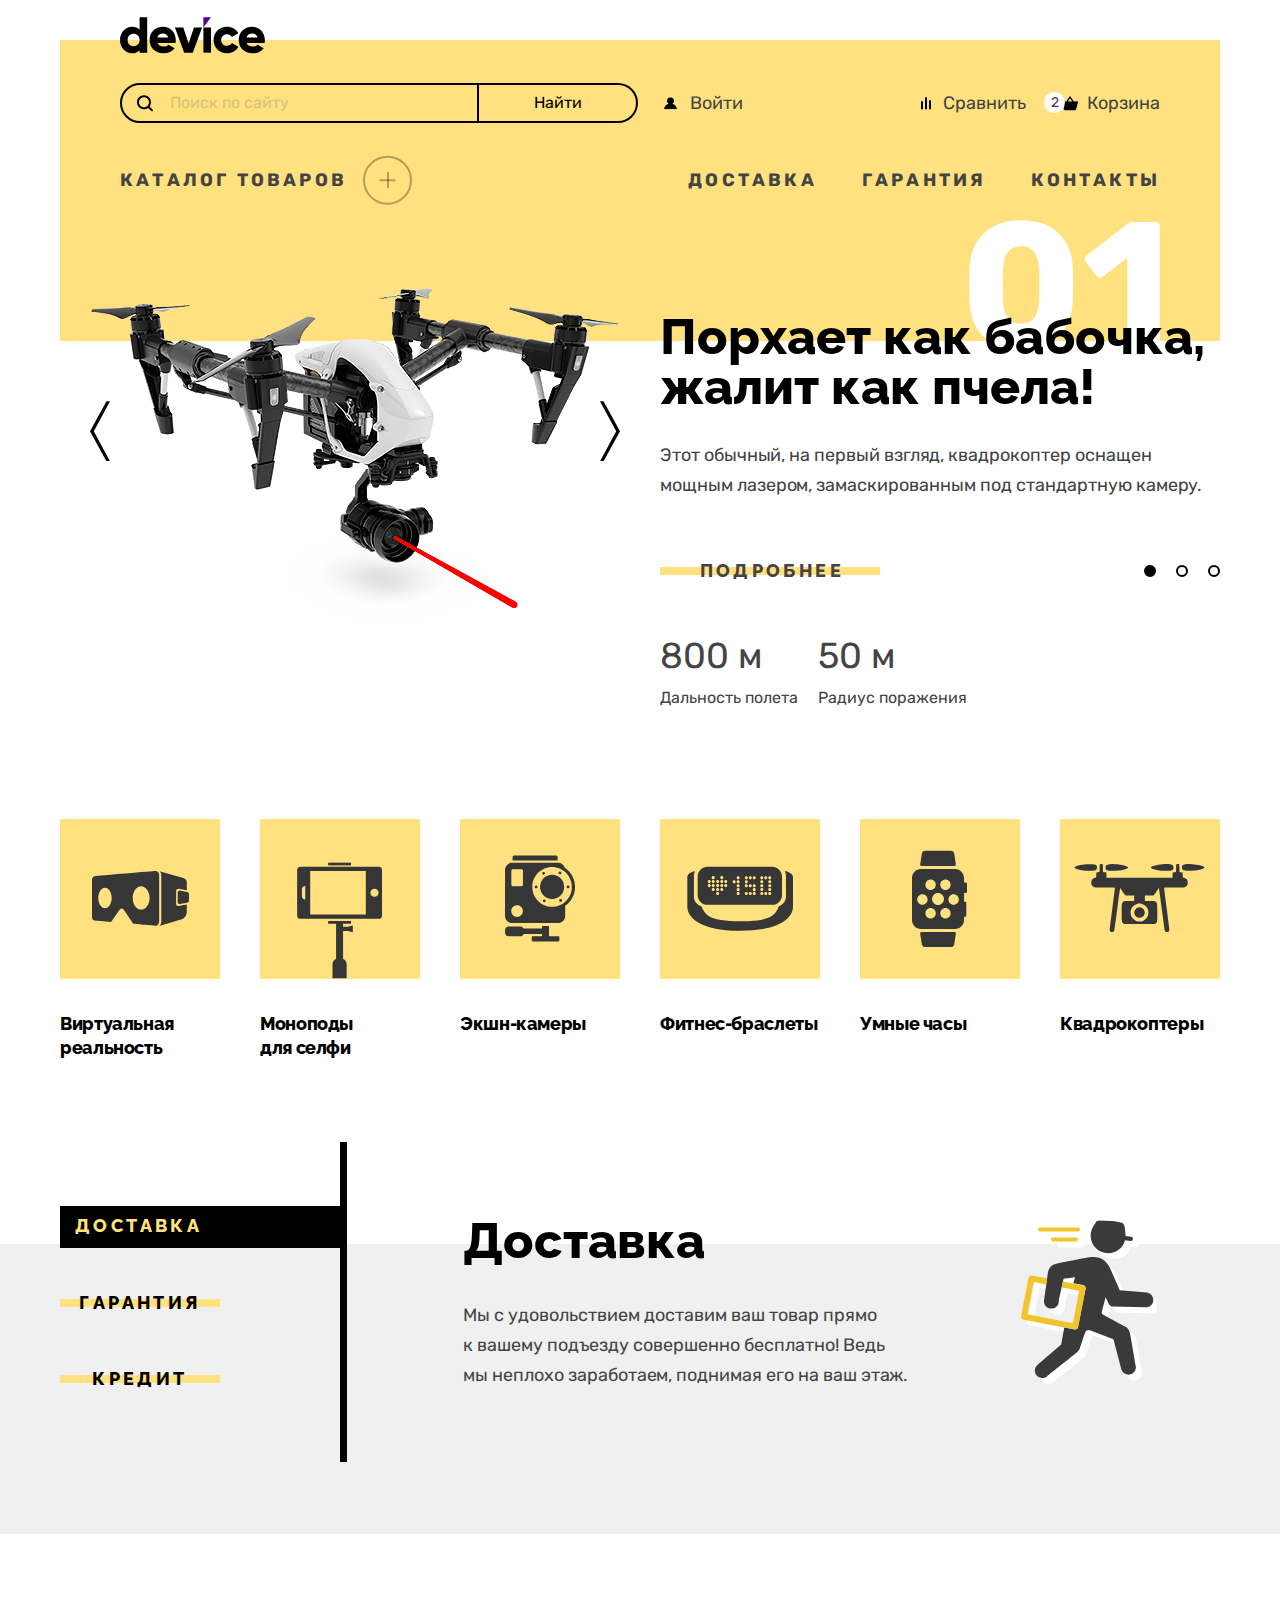
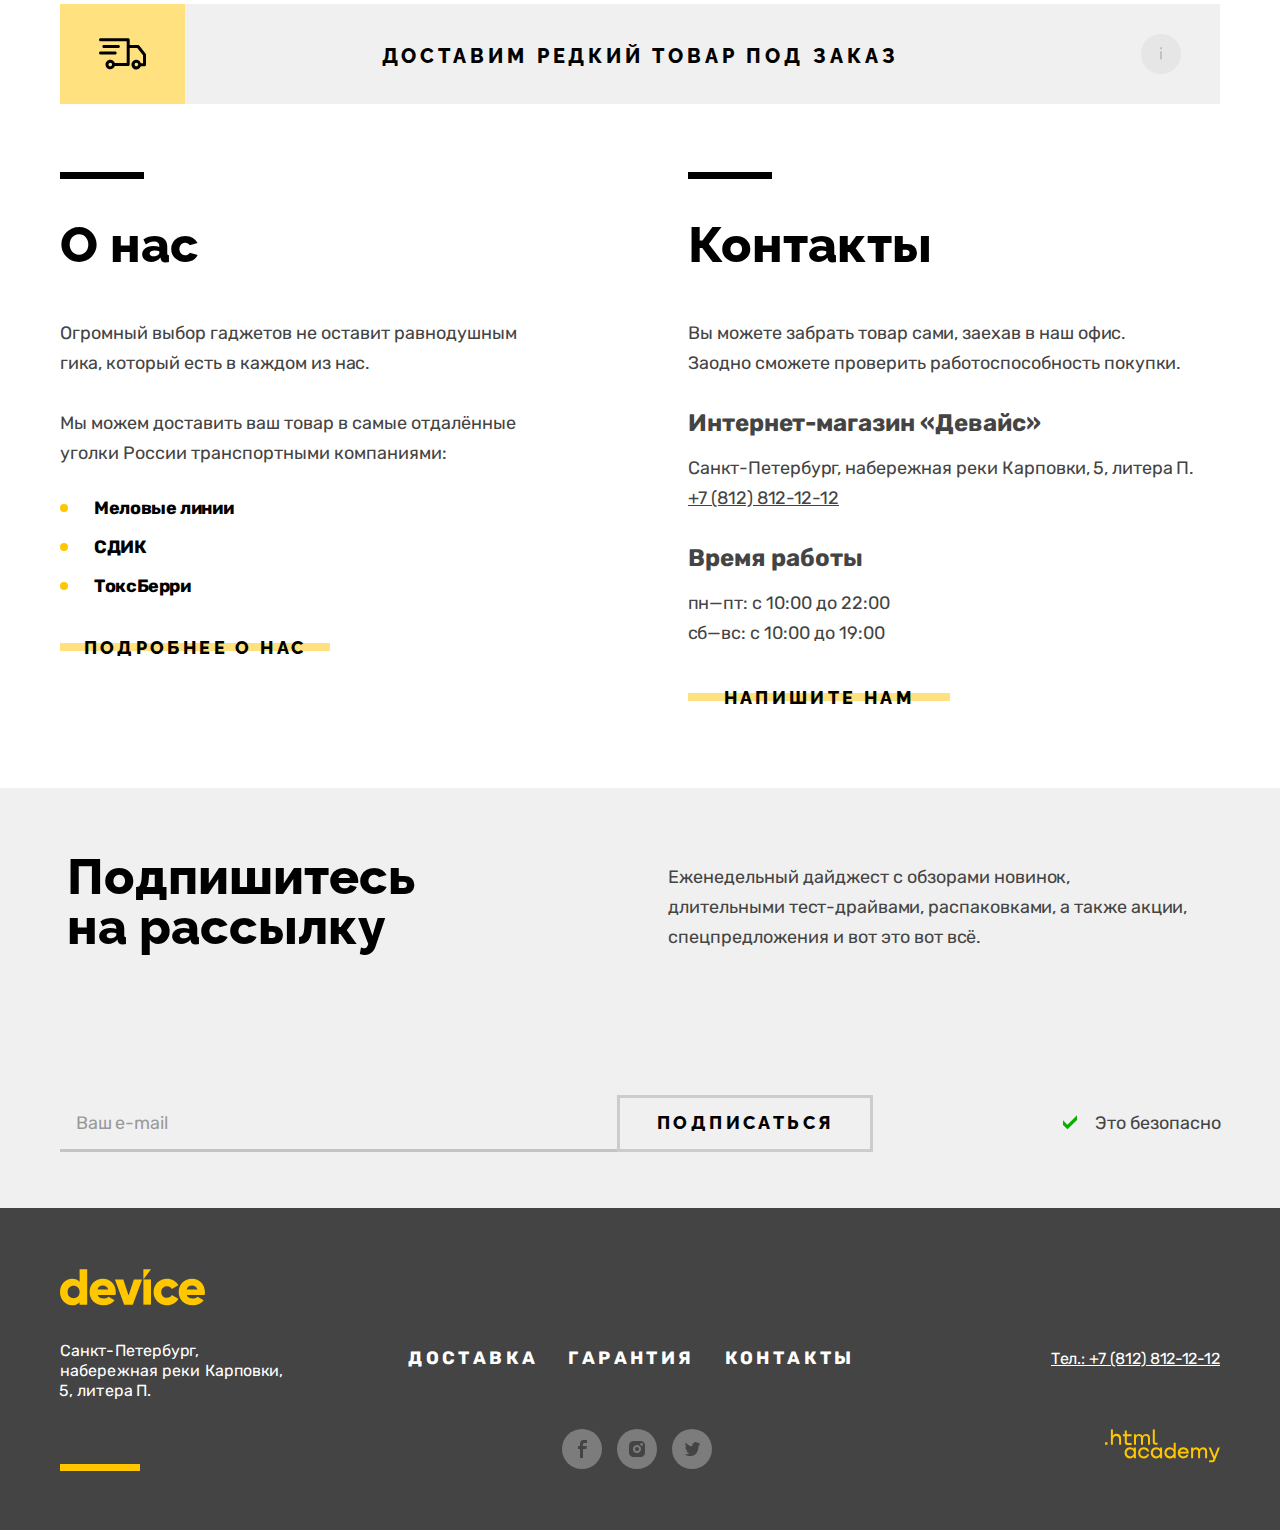
<file: index.html>
<!DOCTYPE html>
<html lang="ru">
<head>
  <meta charset="UTF-8">
  <meta http-equiv="X-UA-Compatible" content="IE=edge">
  <meta name="viewport" content="width=device-width, initial-scale=1.0">
  <link rel="shortcut icon" type="image/x-icon" href="favicon.ico" sizes="32x32">
  <link rel="icon" type="image/png" sizes="32x32" href="img/favicon-32.png">
  <link rel="stylesheet" href="styles/style.css">
  <title>Магазин Device</title>
</head>
<body>
  <!-- ***Header*** -->
  <header class="header container">
    <div class="header__wrapper">
      <a class="header__logo">
        <svg width="145" height="37" viewBox="0 0 145 37" fill="none" xmlns="http://www.w3.org/2000/svg">
          <path d="M27.2 0.356934V35.6569H19.6V33.2569C17.9 35.1569 15.5 36.3569 12.1 36.3569C5.5 36.3569 0 30.5569 0 23.0569C0 15.5569 5.5 9.75693 12.1 9.75693C15.5 9.75693 18 10.9569 19.6 12.8569V0.356934H27.2ZM19.6 23.0569C19.6 19.2569 17.1 16.8569 13.6 16.8569C10.1 16.8569 7.6 19.2569 7.6 23.0569C7.6 26.8569 10.1 29.2569 13.6 29.2569C17.1 29.1569 19.6 26.8569 19.6 23.0569Z" fill="black"/>
          <path d="M43.7001 29.5568C45.8001 29.5568 47.5001 28.7568 48.5001 27.6568L54.6001 31.1568C52.1001 34.5568 48.4001 36.3568 43.6001 36.3568C35.0001 36.3568 29.6001 30.5568 29.6001 23.0568C29.6001 15.5568 35.0001 9.75684 43.0001 9.75684C50.4001 9.75684 55.8001 15.4568 55.8001 23.0568C55.8001 24.1568 55.7001 25.1568 55.5001 26.0568H37.6001C38.6001 28.6568 40.9001 29.5568 43.7001 29.5568ZM48.3001 20.4568C47.5001 17.5568 45.2001 16.4568 42.9001 16.4568C40.0001 16.4568 38.1001 17.8568 37.4001 20.4568H48.3001Z" fill="black"/>
          <path d="M82.0999 10.457L72.7999 35.657H64.1999L54.8999 10.457H63.2999L68.5999 26.457L73.8999 10.457C73.8999 10.457 82.0999 10.457 82.0999 10.457Z" fill="black"/>
          <path d="M83.3999 10.457H90.9999V35.657H83.3999V10.457Z" fill="black"/>
          <path d="M93.6001 23.0568C93.6001 15.5568 99.3001 9.75684 107 9.75684C111.9 9.75684 116.2 12.3568 118.4 16.2568L111.8 20.0568C110.9 18.2568 109.1 17.2568 106.9 17.2568C103.6 17.2568 101.2 19.6568 101.2 23.0568C101.2 26.5568 103.6 28.8568 106.9 28.8568C109.1 28.8568 111 27.7568 111.8 26.0568L118.4 29.8568C116.3 33.7568 112 36.3568 107 36.3568C99.3001 36.3568 93.6001 30.5568 93.6001 23.0568Z" fill="black"/>
          <path d="M132.8 29.5568C134.9 29.5568 136.6 28.7568 137.6 27.6568L143.7 31.1568C141.2 34.5568 137.5 36.3568 132.7 36.3568C124.1 36.3568 118.7 30.5568 118.7 23.0568C118.7 15.5568 124.2 9.75684 132.1 9.75684C139.5 9.75684 144.9 15.4568 144.9 23.0568C144.9 24.1568 144.8 25.1568 144.6 26.0568H126.7C127.7 28.6568 130 29.5568 132.8 29.5568ZM137.5 20.4568C136.7 17.5568 134.4 16.4568 132.1 16.4568C129.2 16.4568 127.3 17.8568 126.6 20.4568H137.5Z" fill="black"/>
          <path d="M83.3999 0.356934V10.4569L90.9999 0.356934H83.3999Z" fill="#510094"/>
          </svg>
      </a>
      <form class="header__form" action="https://echo.htmlacademy.ru/" method="post">
        <label class="header__form-wrapper">
          <input class="header__search" type="search" name="search" placeholder="Поиск по сайту">
        </label>
        <button class="header__btn" type="submit">Найти</button>
      </form>
      <ul class="header__control">
        <li class="header__control-item">
          <a class="header__control-btn control-login" href="#">Войти</a>
        </li>
        <li class="header__control-item">
          <a class="header__control-btn control-compare" href="#">Сравнить</a>
        </li>
        <li class="header__control-item header__control-item--cart">
          <a class="header__control-btn control-cart" href="#">
            <span class="header__control-counter">2</span>
            Корзина
          </a>
          <div class="popover">
            <h2 class="visually-hidden">Корзина с&nbsp;выбранными товарами</h2>
            <div class="popover__wrapper">
              <ul class="popover__list">
                <li class="popover__item">
                  <a class="popover__link" href="#">
                    <img class="popover__img" src="img/products/product-1.jpg" alt="любительская селфи-палка." width="39" height="43">
                    <h3 class="popover__title">Любительская селфи-палка</h3>
                  </a>
                  <button class="btn btn-delete" type="button">
                    <span class="visually-hidden">Удаление товара из&nbsp;корзины.</span>
                  </button>
                </li>
                <li class="popover__item">
                  <a class="popover__link" href="#">
                    <img class="popover__img" src="img/products/product-2.jpg" alt="профессиональная селфи-палка." width="39" height="43">
                    <h3 class="popover__title">Профессиональная селфи-палка</h3>
                  </a>
                  <button class="btn btn-delete" type="button">
                    <span class="visually-hidden">Удаление товара из&nbsp;корзины.</span>
                  </button>
                </li>
              </ul>
              <dl class="popover__total">
                <div class="popover__value">
                  <dt class="popover__value-info">2</dt>
                  <dd class="popover__value-descrition">Товаров:&nbsp;</dd>
                </div>
                <div class="popover__value">
                  <dt class="popover__value-info">2000&nbsp;₽</dt>
                  <dd class="popover__value-descrition">Сумма:&nbsp;</dd>
                </div>
              </dl>
              <button class="btn popover__btn" type="button">Открыть корзину</button>
            </div>
          </div>
        </li>
      </ul>
      <nav class="nav">
        <ul class="nav__list">
          <li class="nav__item nav__item--catalog">
            <a class="nav__link nav__link--catalog" href="#">Каталог товаров</a>
            <ul class="nav__catalog">
              <li class="nav__catalog-item">
                <a class="nav__catalog-link" href="#">Виртуальная реальность</a>
              </li>
              <li class="nav__catalog-item">
                <a class="nav__catalog-link" href="catalog.html">Моноподы для&nbsp;селфи</a>
              </li>
              <li class="nav__catalog-item">
                <a class="nav__catalog-link" href="#">Экшн-камеры</a>
              </li>
              <li class="nav__catalog-item">
                <a class="nav__catalog-link" href="#">Фитнес-браслеты</a>
              </li>
              <li class="nav__catalog-item">
                <a class="nav__catalog-link" href="#">Умные часы</a>
              </li>
              <li class="nav__catalog-item">
                <a class="nav__catalog-link" href="#">Квадрокоптеры</a>
              </li>
            </ul>
          </li>
          <li class="nav__item">
            <a class="nav__link" href="#delivery">Доставка</a>
          </li>
          <li class="nav__item">
            <a class="nav__link" href="#guarantee">Гарантия</a>
          </li>
          <li class="nav__item">
            <a class="nav__link" href="#contacts">Контакты</a>
          </li>
        </ul>
      </nav>
    </div>
  </header>
  <!-- ***/Header*** -->
  <main class="main">
    <h1 class="visually-hidden">Магазин техники Девайс</h1>
    <!-- ***Slider*** -->
    <section class="slider container">
      <h2 class="visually-hidden">Популярные товары</h2>
      <ol class="slider__list">
        <li class="slider__item slide-1">
          <div class="slider__item-inner">
            <button class="slider__item-inner-left btn" type="button">
              <span class="visually-hidden">предыдущий слайд</span>
            </button>
            <img class="slider__img" src="img/sliders/slider-1.png" alt="квадрокоптер" width="560" height="560">
            <button class="slider__item-inner-right btn" type="button">
              <span class="visually-hidden">следующий слайд</span>
            </button>
          </div>
          <h3 class="slider__item-title title">Порхает как бабочка, жалит как пчела!</h3>
          <p class="slider__item-text">Этот обычный, на&nbsp;первый взгляд, квадрокоптер оснащен мощным лазером, замаскированным под стандартную камеру.</p>
          <a class="slider__item-btn btn btn-primary" href="#">Подробнее</a>
          <ol class="pagination">
            <li class="pagination__item">
              <a class="pagination__link pagination__link--active" href="#">
                <span class="visually-hidden">выбран квадрокоптер</span>
              </a>
            </li>
            <li class="pagination__item">
              <a class="pagination__link" href="#">
                <span class="visually-hidden">выбран умные-часы</span>
              </a>
            </li>
            <li class="pagination__item">
              <a class="pagination__link" href="#">
                <span class="visually-hidden">выбран монопод</span>
              </a>
            </li>
          </ol>
          <dl class="slider__item-list">
            <div class="slider__item-item">
              <dt class="slider__item-term">Дальность полета</dt>
              <dd class="slider__item-description">800&nbsp;м</dd>
            </div>
            <div class="slider__item-item">
              <dt class="slider__item-term">Радиус поражения</dt>
              <dd class="slider__item-description">50&nbsp;м</dd>
            </div>
          </dl>
        </li>
        <li class="slider__item slide-2">
          <div class="slider__item-inner">
            <img class="slider__img" src="img/sliders/slider-2.png" alt="умные часы" width="560" height="560">
          </div>
          <h3 class="slider__innder-title title">Худеем правильно!</h3>
          <p class="slider__item-text">Мотивирующие фитнес-браслеты помогут найти в&nbsp;себе силы не&nbsp;пропускать занятия и&nbsp;соблюдать диету.</p>
          <a class="slider__item-btn" href="#">Подробнее</a>
          <ol class="pagination">
            <li class="pagination__item">
              <a class="pagination__link pagination__link--active" href="#">
                <span class="visually-hidden">выбран квадрокоптер</span>
              </a>
            </li>
            <li class="pagination__item">
              <a class="pagination__link" href="#">
                <span class="visually-hidden">выбран умные-часы</span>
              </a>
            </li>
            <li class="pagination__item">
              <a class="pagination__link" href="#">
                <span class="visually-hidden">выбран монопод</span>
              </a>
            </li>
          </ol>
          <dl class="slider__item-list">
            <div class="slider__item-item">
              <dt class="slider__item-term">Без&nbsp;подзарядки</dt>
              <dd class="slider__item-description">48&nbsp;часов</dd>
            </div>
          </dl>
        </li>
        <li class="slider__item slide-3">
          <div class="slider__inner">
            <img class="slider__img" src="img/sliders/slider-3.png" alt="селфи-палка" width="560" height="560">
          </div>
          <h3 class="slider__innder-title title">Делай селфи, как Бен Стиллер!</h3>
          <p class="slider__item-text">Самая длинная палка для селфи доступна в&nbsp;нашем магазине. Восемь (Восемь, Карл!) метров длиной и&nbsp;весом всего 5&nbsp;кг.</p>
          <a class="slider__item-btn" href="#">Подробнее</a>
          <ol class="pagination">
            <li class="pagination__item">
              <a class="pagination__link pagination__link--active" href="#">
                <span class="visually-hidden">выбран квадрокоптер</span>
              </a>
            </li>
            <li class="pagination__item">
              <a class="pagination__link" href="#">
                <span class="visually-hidden">выбран умные-часы</span>
              </a>
            </li>
            <li class="pagination__item">
              <a class="pagination__link" href="#">
                <span class="visually-hidden">выбран монопод</span>
              </a>
            </li>
          </ol>
          <dl class="slider__item-list">
            <dt class="slider__item-term">Длина полки</dt>
            <dd class="slider__item-description">8,5&nbsp;м</dd>
            <dt class="slider__item-term">Вес палки</dt>
            <dd class="slider__item-description">5&nbsp;кг</dd>
            <dt class="slider__item-term">Материал</dt>
            <dd class="slider__item-description">Карбон</dd>
          </dl>
        </li>
      </ol>
    </section>
    <!-- ***/Slider*** -->
    <!-- ***Category*** -->
    <section class="category container">
      <h2 class="visually-hidden">Категории товаров</h2>
      <ul class="category__list">
        <li class="category__list-item">
          <a class="category__list-link" href="#">
            <div class="category__list-wrapper">
              <img class="category__list-img" src="img/catalog/item-1.svg" alt="очки виртуальной реальности" width="97" height="55">
            </div>
            <span class="category__list-name">Виртуальная реальность</span>
          </a>
        </li>
        <li class="category__list-item">
          <a class="category__list-link" href="#">
            <div class="category__list-wrapper">
              <img class="category__list-img category__list-img--monopod" src="img/catalog/item-2.svg" alt="монопод" width="86" height="117">
            </div>
            <span class="category__list-name">Моноподы для&nbsp;селфи</span>
          </a>
        </li>
        <li class="category__list-item">
          <a class="category__list-link" href="#">
            <div class="category__list-wrapper">
              <img class="category__list-img" src="img/catalog/item-3.svg" alt="экшн-камера" width="71" height="87">
            </div>
            <span class="category__list-name">Экшн-камеры</span>
          </a>
        </li>
        <li class="category__list-item">
          <a class="category__list-link" href="#">
            <div class="category__list-wrapper">
              <img class="category__list-img" src="img/catalog/item-4.svg" alt="фитнес-браслет" width="107" height="65">
            </div>
            <span class="category__list-name">Фитнес-браслеты</span>
          </a>
        </li>
        <li class="category__list-item">
          <a class="category__list-link" href="#">
            <div class="category__list-wrapper">
              <img class="category__list-img" src="img/catalog/item-5.svg" alt="умные часы" width="56" height="98">
            </div>
            <span class="category__list-name">Умные часы</span>
          </a>
        </li>
        <li class="category__list-item">
          <a class="category__list-link" href="#">
            <div class="category__list-wrapper">
              <img class="category__list-img" src="img/catalog/item-6.svg" alt="квадрокоптер" width="132" height="69">
            </div>
            <span class="category__list-name">Квадрокоптеры</span>
          </a>
        </li>
      </ul>
    </section>
    <!-- ***/Category*** -->
    <!-- ***Service*** -->
    <section class="service">
      <h2 class="visually-hidden">Услуги</h2>
      <div class="container container--service">
        <ul class="service__list">
          <li class="service__list-item">
            <a class="service__list-tab service__list-tab--active btn btn-active" href="#service-delivery">Доставка</a>
          </li>
          <li class="service__list-item">
            <a class="service__list-tab btn btn-primary" href="#service-guarantee">Гарантия</a>
          </li>
          <li class="service__list-item">
            <a class="service__list-tab btn btn-primary" href="#service-credit">Кредит</a>
          </li>
        </ul>
        <div class="service__wrapper">
          <ul class="service__content">
            <li class="service__content-item  service__content-item--active service__content-item--delivery">
              <h3 class="service__content-title title">Доставка</h3>
              <p class="service__content-description">Мы&nbsp;с&nbsp;удовольствием доставим ваш товар прямо к&nbsp;вашему подъезду совершенно бесплатно! Ведь мы&nbsp;неплохо заработаем, поднимая его на&nbsp;ваш этаж.</p>
            </li>
            <li class="service__content-item service__content-item--credit">
              <h3 class="service__content-title title">Кредит</h3>
              <p class="service__content-description">Залезть в&nbsp;долговую яму стало проще! Кредитные консультанты подберут для вас наиболее выгодные условия кредита. Выгодные для&nbsp;банка, разумеется.</p>
            </li>
            <li class="service__content-item service__content-item--guarantee">
              <h3 class="service__content-title title">Гарантия</h3>
              <p class="service__content-description">Если из-за возгорания купленного у&nbsp;нас товара у&nbsp;вас сгорит дом&nbsp;&mdash; не&nbsp;переживайте, мы&nbsp;выдадим вам новый. Товар, не&nbsp;дом, конечно&nbsp;же.</p>
            </li>
          </ul>
        </div>
      </div>
    </section>
    <!-- ***/Service*** -->
    <!-- ***Delivery*** -->
      <!-- чтобы появилось модальное окно необходимо в js добавить событие по клику на .delivery__btn -->
    <section class="delivery container">
      <h2 class="visually-hidden">Доставка товара под&nbsp;заказ</h2>
      <a class="delivery__btn btn" href="#">
        <p class="delivery__text">Доставим редкий товар под&nbsp;заказ</p>
      </a>
    </section>
    <!-- ***/Delivery*** -->
    <!-- ***Information*** -->
    <div class="information container">
      <section class="about">
        <h2 class="about__title title">О&nbsp;нас</h2>
        <p class="about__text">Огромный выбор гаджетов не&nbsp;оставит равнодушным гика, который есть в&nbsp;каждом из&nbsp;нас.</p>
        <p class="about__text">Мы&nbsp;можем доставить ваш товар в&nbsp;самые отдалённые уголки России транспортными компаниями:</p>
        <ul class="about__list">
          <li class="about__list-item">Меловые линии</li>
          <li class="about__list-item">СДИК</li>
          <li class="about__list-item">ТоксБерри</li>
        </ul>
        <a class="about__link btn btn-primary" href="#">Подробнее о&nbsp;нас</a>
      </section>
      <section class="contacts">
        <h2 class="contacts__title title">Контакты</h2>
        <p class="contacts__text">Вы&nbsp;можете забрать товар сами, заехав в&nbsp;наш офис. Заодно&nbsp;сможете проверить работоспособность покупки.</p>
        <address class="contacts__address">
          <p class="contacts__address-title">Интернет-магазин &laquo;Девайс&raquo;</p>
          <p class="contacts__address-text">Санкт-Петербург, набережная реки Карповки, 5, литера&nbsp;П.
            <a class="contacts__address-phone" href="tel:+78128121212">+7 (812) 812-12-12</a>
          </p>

          <p class="contacts__address-title">Время работы</p>
          <p class="contacts__address-text">
            пн&mdash;пт: с&nbsp;10:00 до&nbsp;22:00<br>
            сб&mdash;вс: с&nbsp;10:00 до&nbsp;19:00
          </p>
        </address>
        <a class="contacts__link btn btn-primary" href="#">Напишите нам</a>
      </section>
    </div>
    <!-- ***/Information*** -->
    <!-- ***Subscription*** -->
    <section class="subscription">
      <div class="container container--subscription">
        <h2 class="subscription__title title">Подпишитесь на&nbsp;рассылку</h2>
        <p class="subscription__info">Еженедельный дайджест с&nbsp;обзорами новинок, длительными&nbsp;тест-драйвами, распаковками, а&nbsp;также акции, спецпредложения и&nbsp;вот это вот всё.</p>
        <form class="subscription__form" action="https://echo.htmlacademy.ru/" method="post">
          <label aria-label="введите адрес электронной почты">
            <input class="subscription__input" type="email" name="email" placeholder="Ваш e-mail" id="email" required>
          </label>
          <button class="subscription__btn btn btn-secondary" type="submit">Подписаться</button>
        </form>
        <span class="subscription__text">Это безопасно</span>
      </div>
    </section>
    <!-- ***/Subscription*** -->
  </main>
  <!-- ***Footer*** -->
  <footer class="footer">
    <div class="container container--footer">
      <a class="footer__logo">
        <svg width="145" height="37" viewBox="0 0 145 37" fill="none" xmlns="http://www.w3.org/2000/svg">
          <path d="M27.2 0.356934V35.6569H19.6V33.2569C17.9 35.1569 15.5 36.3569 12.1 36.3569C5.5 36.3569 0 30.5569 0 23.0569C0 15.5569 5.5 9.75693 12.1 9.75693C15.5 9.75693 18 10.9569 19.6 12.8569V0.356934H27.2ZM19.6 23.0569C19.6 19.2569 17.1 16.8569 13.6 16.8569C10.1 16.8569 7.6 19.2569 7.6 23.0569C7.6 26.8569 10.1 29.2569 13.6 29.2569C17.1 29.1569 19.6 26.8569 19.6 23.0569Z" fill="#FFC700"/>
          <path d="M43.7001 29.5568C45.8001 29.5568 47.5001 28.7568 48.5001 27.6568L54.6001 31.1568C52.1001 34.5568 48.4001 36.3568 43.6001 36.3568C35.0001 36.3568 29.6001 30.5568 29.6001 23.0568C29.6001 15.5568 35.0001 9.75684 43.0001 9.75684C50.4001 9.75684 55.8001 15.4568 55.8001 23.0568C55.8001 24.1568 55.7001 25.1568 55.5001 26.0568H37.6001C38.6001 28.6568 40.9001 29.5568 43.7001 29.5568ZM48.3001 20.4568C47.5001 17.5568 45.2001 16.4568 42.9001 16.4568C40.0001 16.4568 38.1001 17.8568 37.4001 20.4568H48.3001Z" fill="#FFC700"/>
          <path d="M82.0999 10.457L72.7999 35.657H64.1999L54.8999 10.457H63.2999L68.5999 26.457L73.8999 10.457C73.8999 10.457 82.0999 10.457 82.0999 10.457Z" fill="#FFC700"/>
          <path d="M83.3999 10.457H90.9999V35.657H83.3999V10.457Z" fill="#FFC700"/>
          <path d="M93.6001 23.0568C93.6001 15.5568 99.3001 9.75684 107 9.75684C111.9 9.75684 116.2 12.3568 118.4 16.2568L111.8 20.0568C110.9 18.2568 109.1 17.2568 106.9 17.2568C103.6 17.2568 101.2 19.6568 101.2 23.0568C101.2 26.5568 103.6 28.8568 106.9 28.8568C109.1 28.8568 111 27.7568 111.8 26.0568L118.4 29.8568C116.3 33.7568 112 36.3568 107 36.3568C99.3001 36.3568 93.6001 30.5568 93.6001 23.0568Z" fill="#FFC700"/>
          <path d="M132.8 29.5568C134.9 29.5568 136.6 28.7568 137.6 27.6568L143.7 31.1568C141.2 34.5568 137.5 36.3568 132.7 36.3568C124.1 36.3568 118.7 30.5568 118.7 23.0568C118.7 15.5568 124.2 9.75684 132.1 9.75684C139.5 9.75684 144.9 15.4568 144.9 23.0568C144.9 24.1568 144.8 25.1568 144.6 26.0568H126.7C127.7 28.6568 130 29.5568 132.8 29.5568ZM137.5 20.4568C136.7 17.5568 134.4 16.4568 132.1 16.4568C129.2 16.4568 127.3 17.8568 126.6 20.4568H137.5Z" fill="#FFC700"/>
          <path d="M83.3999 0.356934V10.4569L90.9999 0.356934H83.3999Z" fill="#FFC700"/>
          </svg>
      </a>
      <p class="footer__address">Санкт-Петербург, набережная реки Карповки, 5, литера&nbsp;П.</p>
      <ul class="footer__list">
        <li class="footer__list-item">
          <a class="footer__list-link" href="#delivery">Доставка</a>
        </li>
        <li class="footer__list-item">
          <a class="footer__list-link" href="#guarantee">Гарантия</a>
        </li>
        <li class="footer__list-item">
          <a class="footer__list-link" href="contacts">Контакты</a>
        </li>
      </ul>
      <a class="footer__phone" href="tel:+78128121212">Тел.: +7 (812) 812-12-12</a>
      <ul class="social">
        <li class="social__item">
          <a class="social__link" href="https://www.facebook.com/htmlacademy" target="_blank">
            <svg width="40" height="40" viewBox="0 0 40 40" fill="none" xmlns="http://www.w3.org/2000/svg">
              <circle cx="20" cy="20" r="20" fill="white"/>
              <path d="M22.5 14H25V11H21.6C18.8 11 18 12.7 18 15.2V17H16V20H18V29H21V20H24.3L24.9 17H21V15.5C21 14.7 21.3 14 22.5 14Z" fill="#444444"/>
            </svg>
          </a>
        </li>
        <li class="social__item">
          <a class="social__link" href="https://www.instagram.com/htmlacademy/" target="_blank">
            <svg width="40" height="40" viewBox="0 0 40 40" fill="none" xmlns="http://www.w3.org/2000/svg">
              <circle cx="20" cy="20" r="20" fill="white"/>
              <path d="M20 22C21.1046 22 22 21.1046 22 20C22 18.8954 21.1046 18 20 18C18.8954 18 18 18.8954 18 20C18 21.1046 18.8954 22 20 22Z" fill="#444444"/>
              <path d="M26.7 13.3C25.8 12.4 24.7 12 23.3 12H16.7C13.9 12 12 13.9 12 16.7V23.3C12 24.7 12.4 25.9 13.4 26.7C14.3 27.6 15.4 28 16.7 28H23.3C24.7 28 25.9 27.6 26.7 26.7C27.5 25.8 28 24.7 28 23.3V16.7C28 15.3 27.6 14.1 26.7 13.3ZM20 24.1C17.8 24.1 15.9 22.3 15.9 20C15.9 17.7 17.8 15.9 20 15.9C22.2 15.9 24.1 17.7 24.1 20C24.1 22.3 22.2 24.1 20 24.1ZM24.6 16.7C23.9 16.7 23.3 16.2 23.3 15.4C23.3 14.6 23.8 14.1 24.6 14.1C25.3 14.1 25.9 14.7 25.9 15.4C25.9 16.1 25.3 16.7 24.6 16.7Z" fill="#444444"/>
            </svg>
          </a>
        </li>
        <li class="social__item">
          <a class="social__link" href="https://twitter.com/htmlacademy_ru" target="_blank">
            <svg width="40" height="40" viewBox="0 0 40 40" fill="none" xmlns="http://www.w3.org/2000/svg">
              <circle cx="20" cy="20" r="20" fill="white"/>
              <path d="M22.7 13.1551C24.2 12.6551 25.3 13.4551 25.9 14.2551C26.4 14.0551 27 13.8551 27.6 13.6551C27.6 14.4551 27.1 15.0551 26.8 15.2551C27.5 15.4551 28 14.8551 28 14.8551C27.9 15.7551 27.1 16.5551 26.6 16.7551C26.4 23.0551 23.8 27.1551 17.7 27.0551C17.2 27.0551 17.8 27.0551 17.3 27.0551C17 27.0551 13.6 26.6551 13 25.2551C15 25.4551 16.4 24.8551 17.1 24.1551C16.3 23.8551 14.7 23.7551 14.5 21.3551C14.8 21.5551 15 21.6551 15.6 21.5551C14.5 20.7551 13.3 20.0551 13.4 18.0551C13.7 18.3551 14.3 18.5551 14.6 18.4551C14 18.2551 12.8 15.3551 13.8 13.8551C15.4 15.5551 17.1 17.2551 20.1 17.3551C20.3 15.2551 21.1 13.8551 22.7 13.1551Z" fill="#444444"/>
            </svg>
          </a>
        </li>
      </ul>
      <a class="footer__logo-html" href="https://htmlacademy.ru/profile/id1472413" target="_blank">
        <svg width="115" height="35" viewBox="0 0 115 35" fill="none" xmlns="http://www.w3.org/2000/svg">
          <g clip-path="url(#clip0_24_653)">
          <path d="M0 13.2568V15.8568H2.5V13.2568H0Z" fill="#ffc700"/>
          <path d="M11.5999 4.85693C9.9999 4.85693 8.7999 5.55693 7.9999 6.55693H7.8999V0.356934H5.8999V15.8569H7.8999V10.5569C7.8999 8.45693 9.1999 6.95693 11.1999 6.95693C12.9999 6.95693 14.0999 8.35693 14.0999 10.1569V15.8569H16.0999V9.75693C16.1999 6.75693 14.2999 4.85693 11.5999 4.85693Z" fill="#ffc700"/>
          <path d="M26.5999 5.15703H21.7999V1.45703H19.7999V5.25703H17.8999V7.25703H19.7999V13.257C19.7999 14.957 20.7999 15.957 22.4999 15.957H26.5999V13.957H22.8999C22.1999 13.957 21.7999 13.557 21.7999 12.857V7.15703H26.5999V5.15703Z" fill="#ffc700"/>
          <path d="M41.1 4.95703C39.5 4.95703 38.2 5.75703 37.6 7.05703H37.5C36.9 5.85703 35.7 4.95703 34.1 4.95703C32.7 4.95703 31.6 5.75703 31 6.75703H30.9V5.15703H29V15.757H31V10.357C31 8.35703 32 6.85703 33.6 6.85703C35.1 6.85703 36 7.85703 36 9.45703V15.757H38V10.157C38 7.75703 39.4 6.85703 40.6 6.85703C42.1 6.85703 43 7.85703 43 9.45703V15.757H45V9.25703C45.1 6.75703 43.6 4.95703 41.1 4.95703Z" fill="#ffc700"/>
          <path d="M47.8 13.0569C47.8 14.7569 48.8 15.7569 50.6 15.7569H52.6V13.7569H50.9001C50.2001 13.7569 49.8 13.3569 49.8 12.6569V0.356934H47.8V13.0569Z" fill="#ffc700"/>
          <path d="M28.9001 20.0568C28.0001 18.9568 26.7001 18.2568 25.0001 18.2568C21.9001 18.2568 19.6001 20.5568 19.6001 23.8568C19.6001 27.1568 21.9001 29.4568 25.0001 29.4568C26.8001 29.4568 28.0001 28.6568 28.8001 27.5568H28.9001V29.1568H30.9001V18.5568H28.9001V20.0568ZM25.3001 27.4568C23.1001 27.4568 21.7001 25.8568 21.7001 23.8568C21.7001 21.8568 23.1001 20.2568 25.3001 20.2568C27.5001 20.2568 28.9001 21.8568 28.9001 23.8568C28.9001 25.7568 27.5001 27.4568 25.3001 27.4568Z" fill="#ffc700"/>
          <path d="M44.2 22.3568C43.7 19.9568 41.5999 18.2568 38.7999 18.2568C35.3999 18.2568 33.2 20.7568 33.2 23.8568C33.2 26.9568 35.3999 29.4568 38.7999 29.4568C41.5999 29.4568 43.7 27.6568 44.2 25.2568H42.0999C41.6999 26.5568 40.3999 27.5568 38.7999 27.5568C36.5999 27.5568 35.2 25.9568 35.2 23.9568C35.2 21.9568 36.5999 20.3568 38.7999 20.3568C40.3999 20.3568 41.5999 21.3568 42.0999 22.5568H44.2V22.3568Z" fill="#ffc700"/>
          <path d="M55.1 20.0568C54.2 18.9568 52.9001 18.2568 51.2001 18.2568C48.1001 18.2568 45.8 20.5568 45.8 23.8568C45.8 27.1568 48.1001 29.4568 51.2001 29.4568C53.0001 29.4568 54.2 28.6568 55 27.5568H55.1V29.1568H57.1V18.5568H55.1V20.0568ZM51.5 27.4568C49.3 27.4568 47.9001 25.8568 47.9001 23.8568C47.9001 21.8568 49.3 20.2568 51.5 20.2568C53.7 20.2568 55.1 21.8568 55.1 23.8568C55.1 25.7568 53.6 27.4568 51.5 27.4568Z" fill="#ffc700"/>
          <path d="M68.6999 20.1568C67.7999 19.0568 66.4999 18.2568 64.7999 18.2568C61.6999 18.2568 59.3999 20.5568 59.3999 23.8568C59.3999 27.1568 61.5999 29.4568 64.7999 29.4568C66.4999 29.4568 67.7999 28.6568 68.5999 27.6568H68.6999V29.1568H70.6999V13.7568H68.6999V20.1568ZM65.0999 27.4568C62.8999 27.4568 61.4999 25.8568 61.4999 23.8568C61.4999 21.8568 62.8999 20.2568 65.0999 20.2568C67.2999 20.2568 68.6999 21.8568 68.6999 23.8568C68.5999 25.8568 67.1999 27.4568 65.0999 27.4568Z" fill="#ffc700"/>
          <path d="M78.3 18.2568C75 18.2568 72.8 20.7568 72.8 23.8568C72.8 26.8568 74.9 29.4568 78.3 29.4568C80.8 29.4568 82.8 28.1568 83.5 25.8568H81.4C80.9 26.8568 79.8 27.4568 78.4 27.4568C76.5 27.4568 75.1 26.1568 75 24.5568H83.8C84 20.9568 81.8 18.2568 78.3 18.2568ZM78.3 20.1568C80 20.1568 81.3 21.1568 81.6 22.7568H75.1C75.4 21.2568 76.6 20.1568 78.3 20.1568Z" fill="#ffc700"/>
          <path d="M98.2001 18.2568C96.6001 18.2568 95.3001 19.0568 94.6001 20.2568H94.5001C93.9001 19.0568 92.7001 18.2568 91.1001 18.2568C89.7001 18.2568 88.6001 18.9568 88.0001 20.0568V18.5568H86.1001V29.1568H88.1001V23.7568C88.1001 21.7568 89.1001 20.3568 90.7001 20.2568C92.2001 20.2568 93.1001 21.2568 93.1001 22.8568V29.1568H95.1001V23.5568C95.1001 21.1568 96.5001 20.2568 97.7001 20.2568C99.2001 20.2568 100.1 21.2568 100.1 22.8568V29.1568H102.1V22.6568C102.2 20.0568 100.7 18.2568 98.2001 18.2568Z" fill="#ffc700"/>
          <path d="M109.4 27.357L105.8 18.457H103.6L108.4 30.057C108.1 30.957 107.7 31.257 106.7 31.257H104.2V33.257H106.7C108.5 33.257 109.5 32.457 110.2 30.657L114.9 18.457H112.8L109.4 27.357Z" fill="#ffc700"/>
          </g>
          <defs>
          <clipPath id="clip0_24_653">
          <rect width="115" height="34" fill="white" transform="translate(0 0.356934)"/>
          </clipPath>
          </defs>
          </svg>
      </a>
    </div>
  </footer>
  <!-- ***/Footer*** -->
  <!-- ***Modal*** -->
  <!-- модальное окно повляется добавлением к нему класса .is-open -->
  <div class="modal">
    <div class="modal__inner">
      <button class="btn btn-close" type="button">
        <span class="visually-hidden">закрыть модальное окно.</span>
      </button>
      <h2 class="title modal__title">Доставка под&nbsp;заказ</h2>
      <form class="modal__form" action="https://echo.htmlacademy.ru/">
        <div class="modal__form-wrapper modal__form-wrapper--name">
          <label class="modal__form-label" for="name">
            Ваше имя:
          </label>
          <input class="modal__form-input" type="text" name="name" id="name" placeholder="Введите имя" required>
          <span class="modal__form-important">Добавьте имя</span>
        </div>
        <div class="modal__form-wrapper modal__form-wrapper--mail">
          <label class="modal__form-label" for="mail">
            Ваш e-mail:
          </label>
          <input class="modal__form-input" type="email" name="mail" id="mail" placeholder="Введите электронную почту" required>
          <span class="modal__form-mistake">Забавный у&nbsp;Вас адрес</span>
        </div>
        <div class="modal__form-wrapper modal__form-wrapper--text">
          <label class="modal__form-label" for="text">
            Что нужно привезти:
          </label>
          <textarea class="modal__form-input" name="text" id="text" placeholder="В свободной форме" rows="1"></textarea>
        </div>
        <div class="modal__form-wrapper modal__form-wrapper--count">
          <div class="modal__form-tooltip">
            <label class="modal__form-label" for="count">
              Количество:
            </label>
            <span class="modal__tooltip">
              <button class="modal__tooltip-toggle" type="button" aria-labelledby="tooltip-label">
                <span class="visually-hidden">Дополнительная информация.</span>
              </button>
              <span class="modal__tooltip-text" role="tooltip" id="tooltip-label">Постараемся найти, сколько нужно. Привезём сколько получится по&nbsp;требованиям к&nbsp;провозу багажа.</span>
            </span>
          </div>
          <div class="modal__form-count">
            <button class="modal__form-count-btn btn" type="button">
              <span class="visually-hidden">минус.</span>
            </button>
            <input class="modal__form-input modal__form-input--count" type="text" name="count" id="count" value="1">
            <button class="modal__form-count-btn modal__form-count-btn--plus btn" type="button">
              <span class="visually-hidden">плюс.</span>
            </button>
          </div>
        </div>
        <button class="modal__form-btn btn btn-primary" type="submit">Отправить</button>
      </form>
    </div>
  </div>
  <!-- ***/Modal*** -->
</body>
</html>
</file>
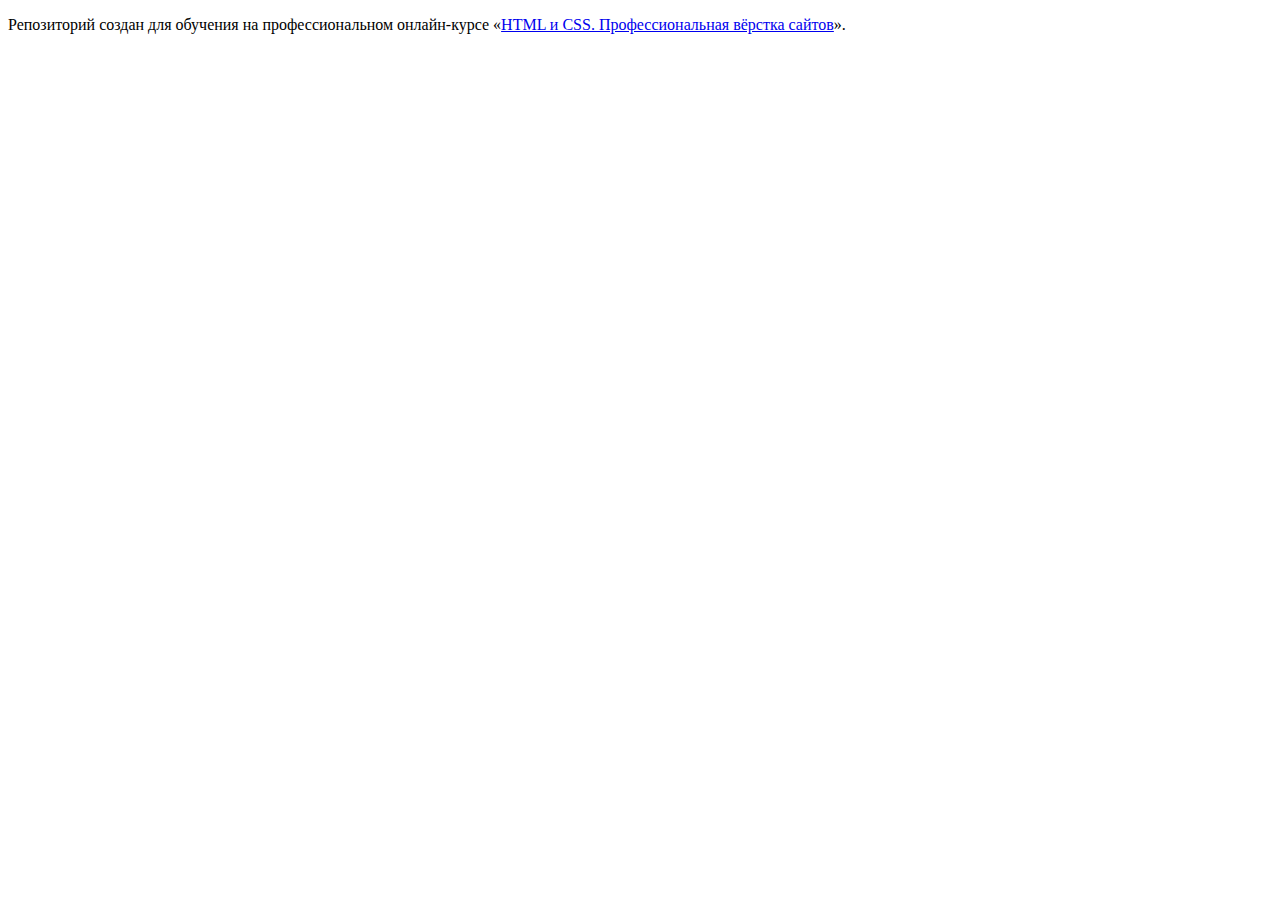
<file: master/index.html>
<!DOCTYPE html>
<html lang="ru">
  <head>
    <meta charset="utf-8">
    <title>HTML Academy: Девайс</title>
    <base href="https://htmlacademy-htmlcss.github.io/1472413-device-33/master/">
</head>
  <body>

    <p>Репозиторий создан для обучения на профессиональном онлайн‑курсе «<a href="https://htmlacademy.ru/intensive/htmlcss">HTML и CSS. Профессиональная вёрстка сайтов</a>».</p>

  </body>
</html>
</file>
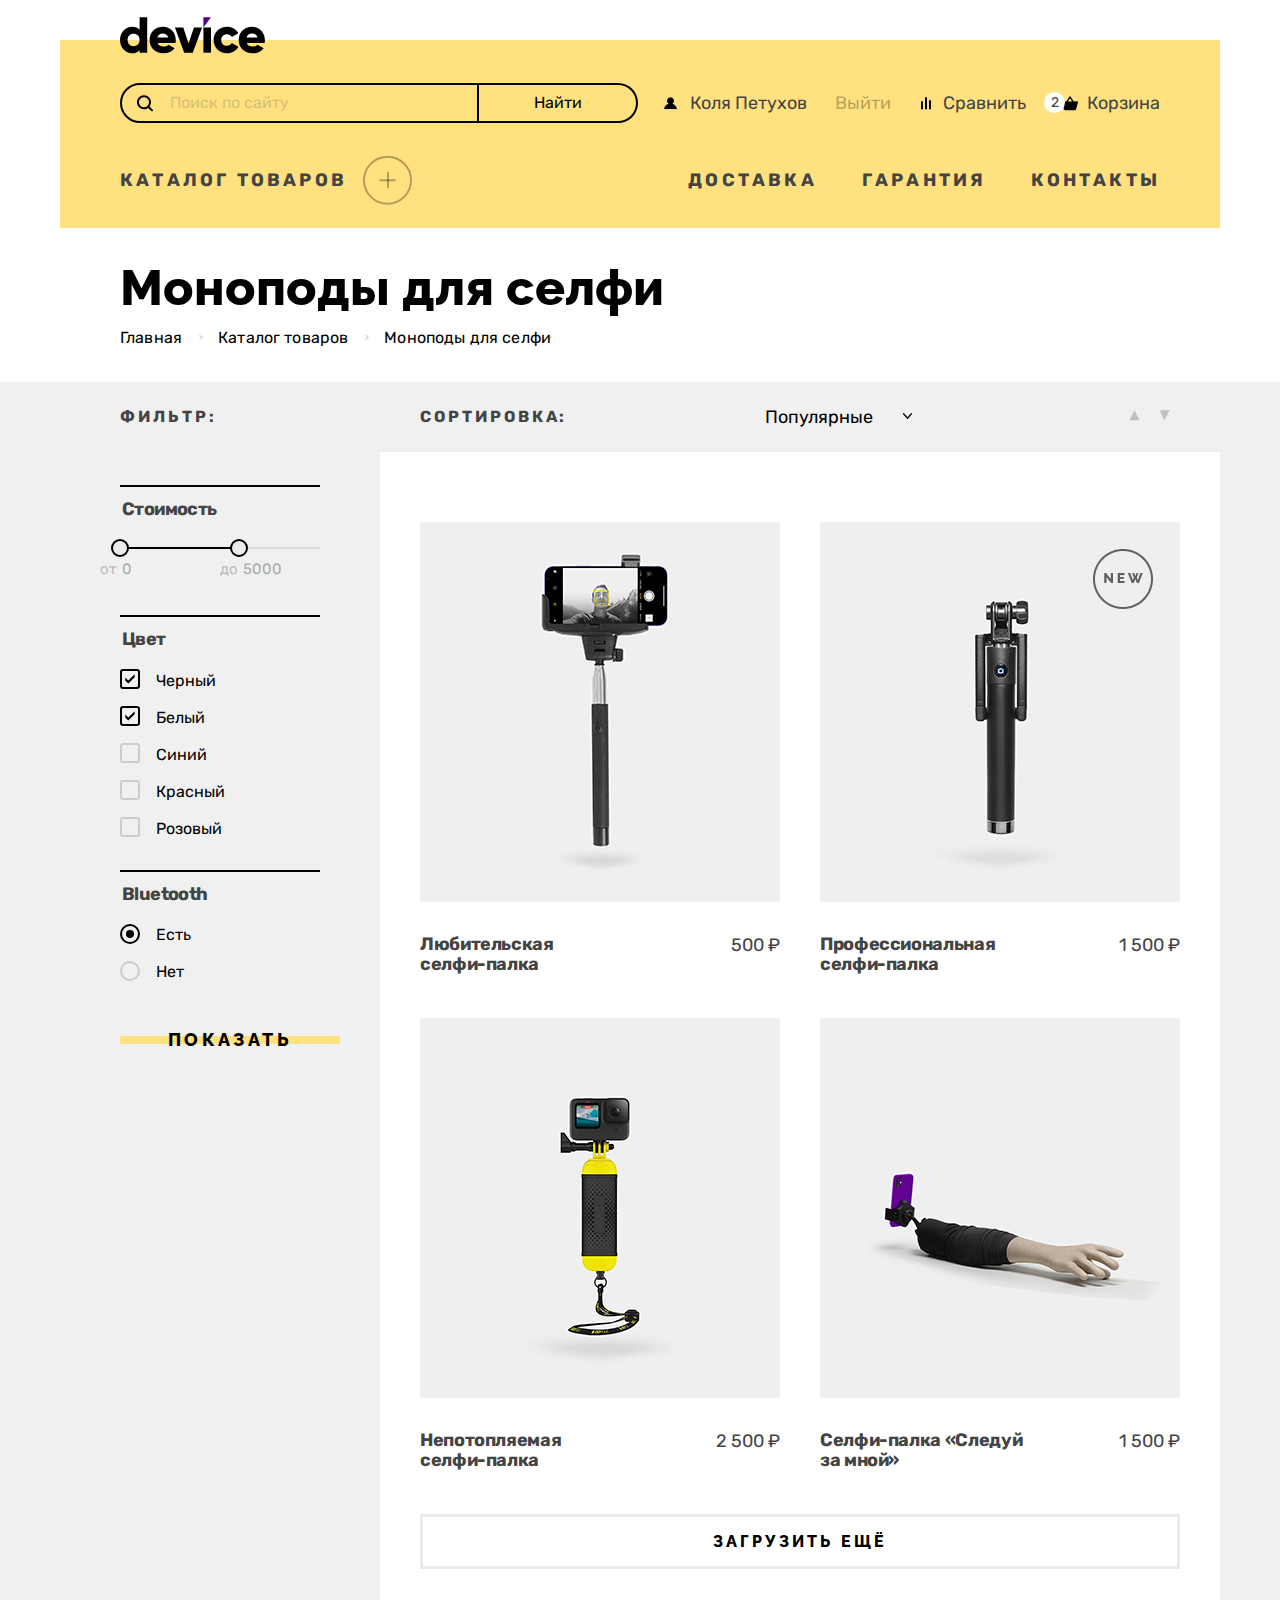
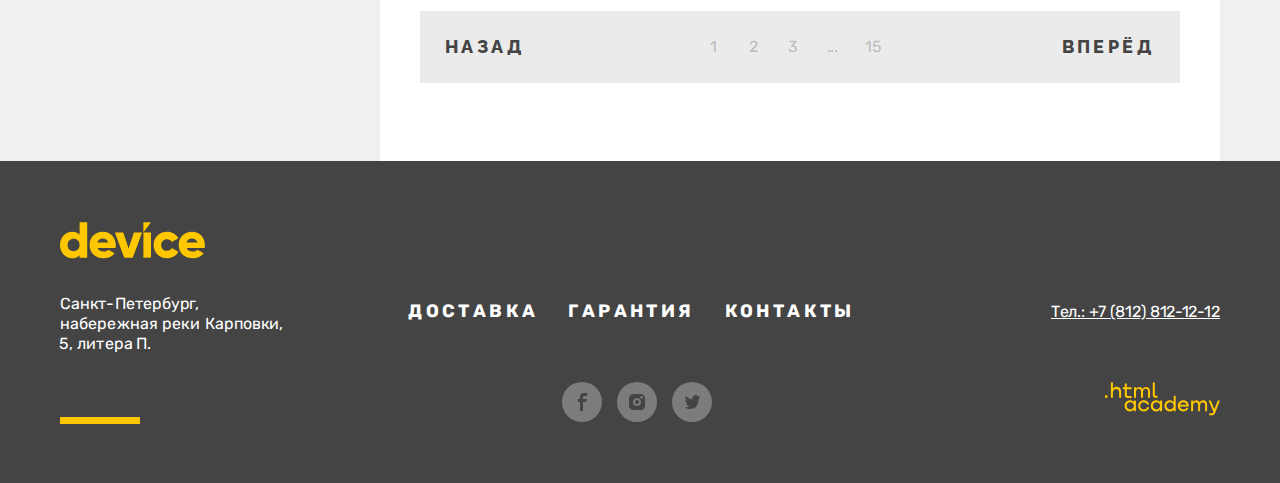
<file: catalog.html>
<!DOCTYPE html>
<html lang="en">
<head>
  <meta charset="UTF-8">
  <meta http-equiv="X-UA-Compatible" content="IE=edge">
  <meta name="viewport" content="width=device-width, initial-scale=1.0">
  <link rel="shortcut icon" type="image/x-icon" href="favicon.ico" sizes="32x32">
  <link rel="icon" type="image/png" sizes="32x32" href="img/favicon-32.png">
  <link rel="stylesheet" href="styles/style.css">
  <title>Каталог Device</title>
</head>
<body>
  <!-- ***Header*** -->
  <header class="header container">
    <div class="header__wrapper">
      <a class="header__logo" href="index.html">
        <svg width="145" height="37" viewBox="0 0 145 37" fill="none" xmlns="http://www.w3.org/2000/svg">
          <path d="M27.2 0.356934V35.6569H19.6V33.2569C17.9 35.1569 15.5 36.3569 12.1 36.3569C5.5 36.3569 0 30.5569 0 23.0569C0 15.5569 5.5 9.75693 12.1 9.75693C15.5 9.75693 18 10.9569 19.6 12.8569V0.356934H27.2ZM19.6 23.0569C19.6 19.2569 17.1 16.8569 13.6 16.8569C10.1 16.8569 7.6 19.2569 7.6 23.0569C7.6 26.8569 10.1 29.2569 13.6 29.2569C17.1 29.1569 19.6 26.8569 19.6 23.0569Z" fill="black"/>
          <path d="M43.7001 29.5568C45.8001 29.5568 47.5001 28.7568 48.5001 27.6568L54.6001 31.1568C52.1001 34.5568 48.4001 36.3568 43.6001 36.3568C35.0001 36.3568 29.6001 30.5568 29.6001 23.0568C29.6001 15.5568 35.0001 9.75684 43.0001 9.75684C50.4001 9.75684 55.8001 15.4568 55.8001 23.0568C55.8001 24.1568 55.7001 25.1568 55.5001 26.0568H37.6001C38.6001 28.6568 40.9001 29.5568 43.7001 29.5568ZM48.3001 20.4568C47.5001 17.5568 45.2001 16.4568 42.9001 16.4568C40.0001 16.4568 38.1001 17.8568 37.4001 20.4568H48.3001Z" fill="black"/>
          <path d="M82.0999 10.457L72.7999 35.657H64.1999L54.8999 10.457H63.2999L68.5999 26.457L73.8999 10.457C73.8999 10.457 82.0999 10.457 82.0999 10.457Z" fill="black"/>
          <path d="M83.3999 10.457H90.9999V35.657H83.3999V10.457Z" fill="black"/>
          <path d="M93.6001 23.0568C93.6001 15.5568 99.3001 9.75684 107 9.75684C111.9 9.75684 116.2 12.3568 118.4 16.2568L111.8 20.0568C110.9 18.2568 109.1 17.2568 106.9 17.2568C103.6 17.2568 101.2 19.6568 101.2 23.0568C101.2 26.5568 103.6 28.8568 106.9 28.8568C109.1 28.8568 111 27.7568 111.8 26.0568L118.4 29.8568C116.3 33.7568 112 36.3568 107 36.3568C99.3001 36.3568 93.6001 30.5568 93.6001 23.0568Z" fill="black"/>
          <path d="M132.8 29.5568C134.9 29.5568 136.6 28.7568 137.6 27.6568L143.7 31.1568C141.2 34.5568 137.5 36.3568 132.7 36.3568C124.1 36.3568 118.7 30.5568 118.7 23.0568C118.7 15.5568 124.2 9.75684 132.1 9.75684C139.5 9.75684 144.9 15.4568 144.9 23.0568C144.9 24.1568 144.8 25.1568 144.6 26.0568H126.7C127.7 28.6568 130 29.5568 132.8 29.5568ZM137.5 20.4568C136.7 17.5568 134.4 16.4568 132.1 16.4568C129.2 16.4568 127.3 17.8568 126.6 20.4568H137.5Z" fill="black"/>
          <path d="M83.3999 0.356934V10.4569L90.9999 0.356934H83.3999Z" fill="#510094"/>
          </svg>
      </a>
      <form class="header__form" action="https://echo.htmlacademy.ru/" method="post">
        <label class="header__form-wrapper">
          <input class="header__search" type="search" name="search" placeholder="Поиск по сайту">
        </label>
        <button class="header__btn" type="submit">Найти</button>
      </form>
      <ul class="header__control">
        <li class="header__control-item header__control-item--user">
          <a class="header__control-btn control-name" href="#">Коля Петухов</a>
          <a class="header__control-btn control-logout" href="#">Выйти</a>
        </li>
        <li class="header__control-item">
          <a class="header__control-btn control-compare" href="#">Сравнить</a>
        </li>
        <li class="header__control-item header__control-item--cart">
          <a class="header__control-btn control-cart" href="#">
            <span class="header__control-counter">2</span>
            Корзина
          </a>
          <div class="popover">
            <h2 class="visually-hidden">Корзина с&nbsp;выбранными товарами</h2>
            <div class="popover__wrapper">
              <ul class="popover__list">
                <li class="popover__item">
                  <a class="popover__link" href="#">
                    <img class="popover__img" src="img/products/product-1.jpg" alt="любительская селфи-палка." width="39" height="43">
                    <h3 class="popover__title">Любительская селфи-палка</h3>
                  </a>
                  <button class="btn btn-delete" type="button">
                    <span class="visually-hidden">Удаление товара из&nbsp;корзины.</span>
                  </button>
                </li>
                <li class="popover__item">
                  <a class="popover__link" href="#">
                    <img class="popover__img" src="img/products/product-2.jpg" alt="профессиональная селфи-палка." width="39" height="43">
                    <h3 class="popover__title">Профессиональная селфи-палка</h3>
                  </a>
                  <button class="btn btn-delete" type="button">
                    <span class="visually-hidden">Удаление товара из&nbsp;корзины.</span>
                  </button>
                </li>
              </ul>
              <dl class="popover__total">
                <div class="popover__value">
                  <dt class="popover__value-info">2</dt>
                  <dd class="popover__value-descrition">Товаров:&nbsp;</dd>
                </div>
                <div class="popover__value">
                  <dt class="popover__value-info">2000&nbsp;₽</dt>
                  <dd class="popover__value-descrition">Сумма:&nbsp;</dd>
                </div>
              </dl>
              <button class="btn popover__btn" type="button">Открыть корзину</button>
            </div>
          </div>
        </li>
      </ul>
      <nav class="nav">
        <ul class="nav__list">
          <li class="nav__item nav__item--catalog">
            <a class="nav__link nav__link--catalog" href="#">Каталог товаров</a>
            <ul class="nav__catalog">
              <li class="nav__catalog-item">
                <a class="nav__catalog-link" href="#">Виртуальная реальность</a>
              </li>
              <li class="nav__catalog-item">
                <a class="nav__catalog-link" href="catalog.html">Моноподы для&nbsp;селфи</a>
              </li>
              <li class="nav__catalog-item">
                <a class="nav__catalog-link" href="#">Экшн-камеры</a>
              </li>
              <li class="nav__catalog-item">
                <a class="nav__catalog-link" href="#">Фитнес-браслеты</a>
              </li>
              <li class="nav__catalog-item">
                <a class="nav__catalog-link" href="#">Умные часы</a>
              </li>
              <li class="nav__catalog-item">
                <a class="nav__catalog-link" href="#">Квадрокоптеры</a>
              </li>
            </ul>
          </li>
          <li class="nav__item">
            <a class="nav__link" href="#delivery">Доставка</a>
          </li>
          <li class="nav__item">
            <a class="nav__link" href="#guarantee">Гарантия</a>
          </li>
          <li class="nav__item">
            <a class="nav__link" href="#contacts">Контакты</a>
          </li>
        </ul>
      </nav>
    </div>
  </header>
  <!-- ***/Header*** -->
  <main class="main-inner">
    <header class="main-inner__header container">
      <h1 class="main-inner__title title">Моноподы для&nbsp;селфи</h1>
      <ul class="main-inner__breadcrumbs">
        <li class="main-inner__breadcrumbs-item">
          <a class="main-inner__breadcrumbs-link" href="#">Главная</a>
        </li>
        <li class="main-inner__breadcrumbs-item">
          <a class="main-inner__breadcrumbs-link" href="#">Каталог товаров</a>
        </li>
        <li class="main-inner__breadcrumbs-item">
          <a class="main-inner__breadcrumbs-link">Моноподы для&nbsp;селфи</a>
        </li>
      </ul>
    </header>
    <section class="catalog">
      <div class="container container--catalog">
        <form class="catalog__form" action="https://echo.htmlacademy.ru/" method="post">
          <span class="catalog__text catalog__text--form">Фильтр:</span>
          <fieldset class="catalog__form-inner">
            <legend class="catalog__form-title">Стоимость</legend>
            <div class="range-wrapper-toddler">
              <div class="range">
                <div class="range-scale">
                  <div class="range-bar">
                    <button class="range-toggle toggle-min btn" type="button">
                      <span class="visually-hidden">Изменить минимальную цену</span>
                    </button>
                    <button class="range-toggle toggle-max btn" type="button">
                      <span class="visually-hidden">Изменить максимальную цену</span>
                    </button>
                  </div>
                </div>
              </div>
            </div>
            <div class="range-wrapper-inputs">
              <label class="range-label range-label--min">
                от
                <input class="range-input" type="number" value="0" name="min-price">
              </label>
              <label class="range-label">
                до
                <input class="range-input" type="number" value="5000" name="max-price">
              </label>
            </div>
          </fieldset>
          <fieldset class="catalog__form-inner catalog__form-inner--color">
            <legend class="catalog__form-title catalog__form-title--color">Цвет</legend>
            <ul class="catalog__form-list">
              <li class="catalog__form-item">
                <label class="catalog__form-meaning">
                  <input class="catalog__form-checkbox" type="checkbox" name="black-color" checked>
                  <span class="catalog__form-check"></span>
                  <span class="catalog__form-text">Черный</span>
                </label>
              </li>
              <li class="catalog__form-item">
                <label class="catalog__form-meaning">
                  <input class="catalog__form-checkbox" type="checkbox" name="white-color" checked>
                  <span class="catalog__form-check"></span>
                  <span class="catalog__form-text">Белый</span>
                </label>
              </li>
              <li class="catalog__form-item">
                <label class="catalog__form-meaning">
                  <input class="catalog__form-checkbox" type="checkbox" name="blue-color">
                  <span class="catalog__form-check"></span>
                  <span class="catalog__form-text">Синий</span>
                </label>
              </li>
              <li class="catalog__form-item">
                <label class="catalog__form-meaning">
                  <input class="catalog__form-checkbox" type="checkbox" name="red-color">
                  <span class="catalog__form-check"></span>
                  <span class="catalog__form-text">Красный</span>
                </label>
              </li>
              <li class="catalog__form-item">
                <label class="catalog__form-meaning">
                  <input class="catalog__form-checkbox" type="checkbox" name="pink-color">
                  <span class="catalog__form-check"></span>
                  <span class="catalog__form-text">Розовый</span>
                </label>
              </li>
            </ul>
          </fieldset>
          <fieldset class="catalog__form-inner catalog__form-inner--bluetooth">
            <legend class="catalog__form-title catalog__form-title--bluetooth">Bluetooth</legend>
            <ul class="catalog__form-list">
              <li class="catalog__form-item">
                <label class="catalog__form-meaning">
                  <input class="catalog__form-radio" type="radio" name="bluetooth" value="yes" checked>
                  <span class="catalog__form-radiotype"></span>
                  <span class="catalog__form-text">Есть</span>
                </label>
              </li>
              <li class="catalog__form-item">
                <label class="catalog__form-meaning">
                  <input class="catalog__form-radio" type="radio" name="bluetooth" value="no">
                  <span class="catalog__form-radiotype"></span>
                  <span class="catalog__form-text">Нет</span>
                </label>
              </li>
            </ul>
          </fieldset>
          <button class="catalog__form-btn btn btn-primary" type="submit">Показать</button>
        </form>
        <div class="catalog__right">
          <div class="catalog__header">
            <span class="catalog__text">Сортировка:</span>
            <label aria-label="выбрать способ сортировки">
              <select class="catalog__sorting" name="choose-filter" id="choose-filter">
                <option value="popular">Популярные</option>
                <option value="newness">По&nbsp;новизне</option>
                <option value="price">По&nbsp;цене</option>
                <option value="rating">По&nbsp;рейтингу</option>
              </select>
            </label>
            <div class="catalog__btns">
              <button class="catalog__btns-up" aria-label="к предыдущему варианту сортировки" type="button">
                <svg width="11" height="11" viewBox="0 0 11 11" fill="none" xmlns="http://www.w3.org/2000/svg">
                  <path d="M5.50024 0.356934L10.5002 10.3569L0.500244 10.3569" fill="black"/>
                </svg>
              </button>
              <button class="catalog__btns-down" aria-label="к следующему варианту сортировки" type="button">
                <svg width="11" height="11" viewBox="0 0 11 11" fill="none" xmlns="http://www.w3.org/2000/svg">
                  <path d="M5.49976 10.3569L0.499756 0.356934H10.4998" fill="black"/>
                </svg>
              </button>
            </div>
          </div>
          <div class="catalog__main">
            <ul class="catalog__list">
              <li class="catalog__item">
                <a class="catalog__link" href="#">
                  <img class="catalog__img" src="img/products/product-1.jpg" alt="селфи-палки с телефоном" width="360" height="380">
                  <div class="catalog__link-info">
                    <h3 class="catalog__title">Любительская селфи-палка</h3>
                    <span class="catalog__price">500&nbsp;₽</span>
                  </div>
                </a>
                <a class="catalog__link-more btn btn-primary" href="#">Подробнее</a>
              </li>
              <li class="catalog__item">
                <a class="catalog__link new" href="#">
                  <img class="catalog__img" src="img/products/product-2.jpg" alt="селфи-палка в собранном виде" width="360" height="380">
                  <div class="catalog__link-info">
                    <h3 class="catalog__title">Профессиональная селфи-палка</h3>
                    <span class="catalog__price">1&nbsp;500&nbsp;₽</span>
                  </div>
                </a>
                <a class="catalog__link-more btn btn-primary" href="#">Подробнее</a>
              </li>
              <li class="catalog__item">
                <a class="catalog__link" href="#">
                  <img class="catalog__img" src="img/products/product-3.jpg" alt="селфи-палки для экшн-камеры" width="360" height="380">
                  <div class="catalog__link-info">
                    <h3 class="catalog__title">Непотопляемая селфи-палка</h3>
                    <span class="catalog__price">2&nbsp;500&nbsp;₽</span>
                  </div>
                </a>
                <a class="catalog__link-more btn btn-primary" href="#">Подробнее</a>
              </li>
              <li class="catalog__item">
                <a class="catalog__link" href="#">
                  <img class="catalog__img" src="img/products/product-4.jpg" alt="селфи-палки в виде руки" width="360" height="380">
                  <div class="catalog__link-info">
                    <h3 class="catalog__title catalog__title--selfi">Селфи-палка «Следуй за&nbsp;мной»</h3>
                    <span class="catalog__price">1&nbsp;500&nbsp;₽</span>
                  </div>
                </a>
                <a class="catalog__link-more btn btn-primary" href="#">Подробнее</a>
              </li>
            </ul>
            <button class="catalog__btn btn btn-secondary" type="button">Загрузить ещё</button>
            <div class="catalog__nav">
              <a class="catalog__nav-prev" href="#">Назад</a>
              <ol class="catalog__nav-list">
                <li class="catalog__nav-item">
                  <a class="catalog__nav-link" href="#">1</a>
                </li>
                <li class="catalog__nav-item">
                  <a class="catalog__nav-link" href="#">2</a>
                </li>
                <li class="catalog__nav-item">
                  <a class="catalog__nav-link" href="#">3</a>
                </li>
                <li class="catalog__nav-item">
                  <a class="catalog__nav-link" href="#">...</a>
                </li>
                <li class="catalog__nav-item">
                  <a class="catalog__nav-link" href="#">15</a>
                </li>
              </ol>
              <a class="catalog__nav-prev" href="#">Вперёд</a>
            </div>
          </div>
        </div>
      </div>
    </section>
  </main>
  <!-- ***Footer*** -->
  <footer class="footer">
    <div class="container container--footer">
      <a class="footer__logo" href="index.html">
        <svg width="145" height="37" viewBox="0 0 145 37" fill="none" xmlns="http://www.w3.org/2000/svg">
          <path d="M27.2 0.356934V35.6569H19.6V33.2569C17.9 35.1569 15.5 36.3569 12.1 36.3569C5.5 36.3569 0 30.5569 0 23.0569C0 15.5569 5.5 9.75693 12.1 9.75693C15.5 9.75693 18 10.9569 19.6 12.8569V0.356934H27.2ZM19.6 23.0569C19.6 19.2569 17.1 16.8569 13.6 16.8569C10.1 16.8569 7.6 19.2569 7.6 23.0569C7.6 26.8569 10.1 29.2569 13.6 29.2569C17.1 29.1569 19.6 26.8569 19.6 23.0569Z" fill="#FFC700"/>
          <path d="M43.7001 29.5568C45.8001 29.5568 47.5001 28.7568 48.5001 27.6568L54.6001 31.1568C52.1001 34.5568 48.4001 36.3568 43.6001 36.3568C35.0001 36.3568 29.6001 30.5568 29.6001 23.0568C29.6001 15.5568 35.0001 9.75684 43.0001 9.75684C50.4001 9.75684 55.8001 15.4568 55.8001 23.0568C55.8001 24.1568 55.7001 25.1568 55.5001 26.0568H37.6001C38.6001 28.6568 40.9001 29.5568 43.7001 29.5568ZM48.3001 20.4568C47.5001 17.5568 45.2001 16.4568 42.9001 16.4568C40.0001 16.4568 38.1001 17.8568 37.4001 20.4568H48.3001Z" fill="#FFC700"/>
          <path d="M82.0999 10.457L72.7999 35.657H64.1999L54.8999 10.457H63.2999L68.5999 26.457L73.8999 10.457C73.8999 10.457 82.0999 10.457 82.0999 10.457Z" fill="#FFC700"/>
          <path d="M83.3999 10.457H90.9999V35.657H83.3999V10.457Z" fill="#FFC700"/>
          <path d="M93.6001 23.0568C93.6001 15.5568 99.3001 9.75684 107 9.75684C111.9 9.75684 116.2 12.3568 118.4 16.2568L111.8 20.0568C110.9 18.2568 109.1 17.2568 106.9 17.2568C103.6 17.2568 101.2 19.6568 101.2 23.0568C101.2 26.5568 103.6 28.8568 106.9 28.8568C109.1 28.8568 111 27.7568 111.8 26.0568L118.4 29.8568C116.3 33.7568 112 36.3568 107 36.3568C99.3001 36.3568 93.6001 30.5568 93.6001 23.0568Z" fill="#FFC700"/>
          <path d="M132.8 29.5568C134.9 29.5568 136.6 28.7568 137.6 27.6568L143.7 31.1568C141.2 34.5568 137.5 36.3568 132.7 36.3568C124.1 36.3568 118.7 30.5568 118.7 23.0568C118.7 15.5568 124.2 9.75684 132.1 9.75684C139.5 9.75684 144.9 15.4568 144.9 23.0568C144.9 24.1568 144.8 25.1568 144.6 26.0568H126.7C127.7 28.6568 130 29.5568 132.8 29.5568ZM137.5 20.4568C136.7 17.5568 134.4 16.4568 132.1 16.4568C129.2 16.4568 127.3 17.8568 126.6 20.4568H137.5Z" fill="#FFC700"/>
          <path d="M83.3999 0.356934V10.4569L90.9999 0.356934H83.3999Z" fill="#FFC700"/>
          </svg>
      </a>
      <p class="footer__address">Санкт-Петербург, набережная реки Карповки, 5, литера&nbsp;П.</p>
      <ul class="footer__list">
        <li class="footer__list-item">
          <a class="footer__list-link" href="#delivery">Доставка</a>
        </li>
        <li class="footer__list-item">
          <a class="footer__list-link" href="#guarantee">Гарантия</a>
        </li>
        <li class="footer__list-item">
          <a class="footer__list-link" href="contacts">Контакты</a>
        </li>
      </ul>
      <a class="footer__phone" href="tel:+78128121212">Тел.: +7 (812) 812-12-12</a>
      <ul class="social">
        <li class="social__item">
          <a class="social__link" href="https://www.facebook.com/htmlacademy" target="_blank">
            <svg width="40" height="40" viewBox="0 0 40 40" fill="none" xmlns="http://www.w3.org/2000/svg">
              <circle cx="20" cy="20" r="20" fill="white"/>
              <path d="M22.5 14H25V11H21.6C18.8 11 18 12.7 18 15.2V17H16V20H18V29H21V20H24.3L24.9 17H21V15.5C21 14.7 21.3 14 22.5 14Z" fill="#444444"/>
            </svg>
          </a>
        </li>
        <li class="social__item">
          <a class="social__link" href="https://www.instagram.com/htmlacademy/" target="_blank">
            <svg width="40" height="40" viewBox="0 0 40 40" fill="none" xmlns="http://www.w3.org/2000/svg">
              <circle cx="20" cy="20" r="20" fill="white"/>
              <path d="M20 22C21.1046 22 22 21.1046 22 20C22 18.8954 21.1046 18 20 18C18.8954 18 18 18.8954 18 20C18 21.1046 18.8954 22 20 22Z" fill="#444444"/>
              <path d="M26.7 13.3C25.8 12.4 24.7 12 23.3 12H16.7C13.9 12 12 13.9 12 16.7V23.3C12 24.7 12.4 25.9 13.4 26.7C14.3 27.6 15.4 28 16.7 28H23.3C24.7 28 25.9 27.6 26.7 26.7C27.5 25.8 28 24.7 28 23.3V16.7C28 15.3 27.6 14.1 26.7 13.3ZM20 24.1C17.8 24.1 15.9 22.3 15.9 20C15.9 17.7 17.8 15.9 20 15.9C22.2 15.9 24.1 17.7 24.1 20C24.1 22.3 22.2 24.1 20 24.1ZM24.6 16.7C23.9 16.7 23.3 16.2 23.3 15.4C23.3 14.6 23.8 14.1 24.6 14.1C25.3 14.1 25.9 14.7 25.9 15.4C25.9 16.1 25.3 16.7 24.6 16.7Z" fill="#444444"/>
            </svg>
          </a>
        </li>
        <li class="social__item">
          <a class="social__link" href="https://twitter.com/htmlacademy_ru" target="_blank">
            <svg width="40" height="40" viewBox="0 0 40 40" fill="none" xmlns="http://www.w3.org/2000/svg">
              <circle cx="20" cy="20" r="20" fill="white"/>
              <path d="M22.7 13.1551C24.2 12.6551 25.3 13.4551 25.9 14.2551C26.4 14.0551 27 13.8551 27.6 13.6551C27.6 14.4551 27.1 15.0551 26.8 15.2551C27.5 15.4551 28 14.8551 28 14.8551C27.9 15.7551 27.1 16.5551 26.6 16.7551C26.4 23.0551 23.8 27.1551 17.7 27.0551C17.2 27.0551 17.8 27.0551 17.3 27.0551C17 27.0551 13.6 26.6551 13 25.2551C15 25.4551 16.4 24.8551 17.1 24.1551C16.3 23.8551 14.7 23.7551 14.5 21.3551C14.8 21.5551 15 21.6551 15.6 21.5551C14.5 20.7551 13.3 20.0551 13.4 18.0551C13.7 18.3551 14.3 18.5551 14.6 18.4551C14 18.2551 12.8 15.3551 13.8 13.8551C15.4 15.5551 17.1 17.2551 20.1 17.3551C20.3 15.2551 21.1 13.8551 22.7 13.1551Z" fill="#444444"/>
            </svg>
          </a>
        </li>
      </ul>
      <a class="footer__logo-html" href="https://htmlacademy.ru/profile/id1472413" target="_blank">
        <svg width="115" height="35" viewBox="0 0 115 35" fill="none" xmlns="http://www.w3.org/2000/svg">
          <g clip-path="url(#clip0_24_653)">
          <path d="M0 13.2568V15.8568H2.5V13.2568H0Z" fill="#ffc700"/>
          <path d="M11.5999 4.85693C9.9999 4.85693 8.7999 5.55693 7.9999 6.55693H7.8999V0.356934H5.8999V15.8569H7.8999V10.5569C7.8999 8.45693 9.1999 6.95693 11.1999 6.95693C12.9999 6.95693 14.0999 8.35693 14.0999 10.1569V15.8569H16.0999V9.75693C16.1999 6.75693 14.2999 4.85693 11.5999 4.85693Z" fill="#ffc700"/>
          <path d="M26.5999 5.15703H21.7999V1.45703H19.7999V5.25703H17.8999V7.25703H19.7999V13.257C19.7999 14.957 20.7999 15.957 22.4999 15.957H26.5999V13.957H22.8999C22.1999 13.957 21.7999 13.557 21.7999 12.857V7.15703H26.5999V5.15703Z" fill="#ffc700"/>
          <path d="M41.1 4.95703C39.5 4.95703 38.2 5.75703 37.6 7.05703H37.5C36.9 5.85703 35.7 4.95703 34.1 4.95703C32.7 4.95703 31.6 5.75703 31 6.75703H30.9V5.15703H29V15.757H31V10.357C31 8.35703 32 6.85703 33.6 6.85703C35.1 6.85703 36 7.85703 36 9.45703V15.757H38V10.157C38 7.75703 39.4 6.85703 40.6 6.85703C42.1 6.85703 43 7.85703 43 9.45703V15.757H45V9.25703C45.1 6.75703 43.6 4.95703 41.1 4.95703Z" fill="#ffc700"/>
          <path d="M47.8 13.0569C47.8 14.7569 48.8 15.7569 50.6 15.7569H52.6V13.7569H50.9001C50.2001 13.7569 49.8 13.3569 49.8 12.6569V0.356934H47.8V13.0569Z" fill="#ffc700"/>
          <path d="M28.9001 20.0568C28.0001 18.9568 26.7001 18.2568 25.0001 18.2568C21.9001 18.2568 19.6001 20.5568 19.6001 23.8568C19.6001 27.1568 21.9001 29.4568 25.0001 29.4568C26.8001 29.4568 28.0001 28.6568 28.8001 27.5568H28.9001V29.1568H30.9001V18.5568H28.9001V20.0568ZM25.3001 27.4568C23.1001 27.4568 21.7001 25.8568 21.7001 23.8568C21.7001 21.8568 23.1001 20.2568 25.3001 20.2568C27.5001 20.2568 28.9001 21.8568 28.9001 23.8568C28.9001 25.7568 27.5001 27.4568 25.3001 27.4568Z" fill="#ffc700"/>
          <path d="M44.2 22.3568C43.7 19.9568 41.5999 18.2568 38.7999 18.2568C35.3999 18.2568 33.2 20.7568 33.2 23.8568C33.2 26.9568 35.3999 29.4568 38.7999 29.4568C41.5999 29.4568 43.7 27.6568 44.2 25.2568H42.0999C41.6999 26.5568 40.3999 27.5568 38.7999 27.5568C36.5999 27.5568 35.2 25.9568 35.2 23.9568C35.2 21.9568 36.5999 20.3568 38.7999 20.3568C40.3999 20.3568 41.5999 21.3568 42.0999 22.5568H44.2V22.3568Z" fill="#ffc700"/>
          <path d="M55.1 20.0568C54.2 18.9568 52.9001 18.2568 51.2001 18.2568C48.1001 18.2568 45.8 20.5568 45.8 23.8568C45.8 27.1568 48.1001 29.4568 51.2001 29.4568C53.0001 29.4568 54.2 28.6568 55 27.5568H55.1V29.1568H57.1V18.5568H55.1V20.0568ZM51.5 27.4568C49.3 27.4568 47.9001 25.8568 47.9001 23.8568C47.9001 21.8568 49.3 20.2568 51.5 20.2568C53.7 20.2568 55.1 21.8568 55.1 23.8568C55.1 25.7568 53.6 27.4568 51.5 27.4568Z" fill="#ffc700"/>
          <path d="M68.6999 20.1568C67.7999 19.0568 66.4999 18.2568 64.7999 18.2568C61.6999 18.2568 59.3999 20.5568 59.3999 23.8568C59.3999 27.1568 61.5999 29.4568 64.7999 29.4568C66.4999 29.4568 67.7999 28.6568 68.5999 27.6568H68.6999V29.1568H70.6999V13.7568H68.6999V20.1568ZM65.0999 27.4568C62.8999 27.4568 61.4999 25.8568 61.4999 23.8568C61.4999 21.8568 62.8999 20.2568 65.0999 20.2568C67.2999 20.2568 68.6999 21.8568 68.6999 23.8568C68.5999 25.8568 67.1999 27.4568 65.0999 27.4568Z" fill="#ffc700"/>
          <path d="M78.3 18.2568C75 18.2568 72.8 20.7568 72.8 23.8568C72.8 26.8568 74.9 29.4568 78.3 29.4568C80.8 29.4568 82.8 28.1568 83.5 25.8568H81.4C80.9 26.8568 79.8 27.4568 78.4 27.4568C76.5 27.4568 75.1 26.1568 75 24.5568H83.8C84 20.9568 81.8 18.2568 78.3 18.2568ZM78.3 20.1568C80 20.1568 81.3 21.1568 81.6 22.7568H75.1C75.4 21.2568 76.6 20.1568 78.3 20.1568Z" fill="#ffc700"/>
          <path d="M98.2001 18.2568C96.6001 18.2568 95.3001 19.0568 94.6001 20.2568H94.5001C93.9001 19.0568 92.7001 18.2568 91.1001 18.2568C89.7001 18.2568 88.6001 18.9568 88.0001 20.0568V18.5568H86.1001V29.1568H88.1001V23.7568C88.1001 21.7568 89.1001 20.3568 90.7001 20.2568C92.2001 20.2568 93.1001 21.2568 93.1001 22.8568V29.1568H95.1001V23.5568C95.1001 21.1568 96.5001 20.2568 97.7001 20.2568C99.2001 20.2568 100.1 21.2568 100.1 22.8568V29.1568H102.1V22.6568C102.2 20.0568 100.7 18.2568 98.2001 18.2568Z" fill="#ffc700"/>
          <path d="M109.4 27.357L105.8 18.457H103.6L108.4 30.057C108.1 30.957 107.7 31.257 106.7 31.257H104.2V33.257H106.7C108.5 33.257 109.5 32.457 110.2 30.657L114.9 18.457H112.8L109.4 27.357Z" fill="#ffc700"/>
          </g>
          <defs>
          <clipPath id="clip0_24_653">
          <rect width="115" height="34" fill="white" transform="translate(0 0.356934)"/>
          </clipPath>
          </defs>
          </svg>
      </a>
    </div>
  </footer>
  <!-- ***/Footer*** -->
</body>
</html>
</file>
<file: styles/style.css>
/* ===== Colors ===== */
:root {
  --black: #000000;
  --nero: #1a1a1a;
  --dark: #444444;
  --nobel: #9a9a9a;
  --silver: #c4c4c4;
  --gray-dark: #cccccc;
  --gray: #dcdcdc;
  --gray-light: #ebebeb;
  --light: #f0f0f0;
  --white: #ffffff;
  --yellow-light: #ffe17f;
  --yellow-dark: #ffc700;
  --pizza: #c7a014;
  --purple: #af4fff;
  --red-error: #ff3d3d;
  --orange-warning: #fd912e;
  --green-success: #08af00;
}

/* ===== Fonts ===== */
@font-face {
  font-family: Rubik;
  font-style: normal;
  font-weight: 400;
  src: url("../fonts/rubik/rubik-400.woff2") format("woff2");
  font-display: swap;
}

@font-face {
  font-family: Rubik;
  font-style: normal;
  font-weight: 700;
  src: url("../fonts/rubik/rubik-700.woff2") format("woff2");
  font-display: swap;
}

@font-face {
  font-family: Raleway;
  font-style: normal;
  font-weight: 800;
  src: url("../fonts/raleway/raleway-800.woff2") format("woff2");
  font-display: swap;
}

html {
  height: 100%;
}

*,
*::before,
*::after {
  box-sizing: border-box;
}

body {
  display: flex;
  flex-direction: column;
  min-height: 100%;
  margin: 0;

  font-family: Rubik, sans-serif;
  font-size: 18px;
  line-height: 30px;
  color: var(--dark);
}

.visually-hidden {
  position: absolute;

  width: 1px;
  height: 1px;
  margin: -1px;
  padding: 0;

  border: 0;
  clip: rect(0 0 0 0);
  overflow: hidden;
}

img {
  max-width: 100%;
  max-height: 100%;
}

.title {
  margin: 0;

  font-family: Raleway, serif;
  font-size: 50px;
  font-weight: 800;
  line-height: 1;
  color: var(--black);
}

.container {
  max-width: 1160px;
  margin: 0 auto;
  padding: 0;
}

/* ===== buttons ===== */
.btn {
  font-family: Raleway, serif;
  font-size: 18px;
  font-weight: 800;
  line-height: 22px;
  letter-spacing: 3.4px;
  text-transform: uppercase;
  text-decoration: none;

  background: transparent;
  box-shadow: none;
  border: none;
  outline: none;

  cursor: pointer;
  transition: all 0.5s ease;
}

.btn-primary {
  position: relative;
  z-index: 2;

  padding: 9.5px 0;
  text-align: center;

  color: var(--black);
}

.btn-primary::before {
  position: absolute;
  content: "";
  top: 50%;
  left: 50%;
  z-index: -1;

  display: block;
  width: 100%;
  height: 8px;

  background-color: var(--yellow-light);

  transition: all 0.5s ease;
  transform: translate(-50%, -50%);
}

.btn-primary:hover::before {
  height: 100%;
  background-color: var(--yellow-light);
}

.btn-primary:active::before {
  height: 100%;
  background-color: var(--yellow-dark);
}

.btn-primary:focus,
.btn-primary:focus-visible {
  outline: 2px solid var(--purple);
  outline-offset: 2px;
}

.btn-primary:disabled {
  opacity: 0.3;
}

.btn-secondary {
  padding: 14.5px 37px;

  background-color: transparent;
  border: 3px solid var(--gray-light);
}

.btn-active {
  color: var(--yellow-light);

  background-color: var(--black);
}

/* ===== Header ===== */
.header__wrapper {
  height: 100%;
  padding: 17.39px 60px 22.61px;

  display: grid;
  grid-template-columns: 517px 497px;
  grid-template-rows: repeat(2, auto) max-content;
  column-gap: 26px;
  row-gap: 30px;
  margin: 0 auto;

  background-image: linear-gradient(180deg, var(--white) 40px, var(--yellow-light) 40px);
}

.header__logo {
  display: block;
  grid-column: 1/-1;
  width: 145px;
  height: 36px;

  color: inherit;
  text-decoration: none;
  cursor: pointer;
}

.header__logo:hover svg {
  opacity: 0.6;
}

.header__logo:active svg {
  opacity: 0.3;
}

.header__logo:focus,
.header__logo:focus-visible {
  outline: 2px solid var(--purple);
  outline-offset: 2px;
}

.header__form {
  display: flex;
}

.header__form-wrapper {
  position: relative;
  z-index: 1;
}

.header__form-wrapper::before {
  content: "";
  position: absolute;
  top: 0;
  left: 0;
  right: 0;
  bottom: 0;
  z-index: -1;
  display: block;
  width: 100%;
  height: 100%;
}

.header__form-wrapper:focus-within::before {
  outline: 2px solid var(--purple);
  outline-offset: 2px;
}

.header__search {
  width: 359px;
  padding: 8px 48px;

  font-family: inherit;
  font-size: 16px;
  line-height: 20px;
  font-weight: 400;
  color: var(--black);

  background-color: transparent;
  background-image: url("data:image/svg+xml,%3Csvg width='16' height='17' viewBox='0 0 16 17' fill='none' xmlns='http://www.w3.org/2000/svg'%3E%3Cpath d='M15.7 14.6569L12.6 11.5569C13.5 10.3569 14 8.95693 14 7.35693C14 3.45693 10.9 0.356934 7 0.356934C3.1 0.356934 0 3.45693 0 7.35693C0 11.2569 3.1 14.3569 7 14.3569C8.6 14.3569 10 13.8569 11.2 12.9569L14.3 16.0569C14.5 16.2569 14.7 16.3569 15 16.3569C15.6 16.3569 16 15.9569 16 15.3569C16 15.1569 15.9 14.8569 15.7 14.6569ZM2 7.35693C2 4.55693 4.2 2.35693 7 2.35693C9.8 2.35693 12 4.55693 12 7.35693C12 10.1569 9.8 12.3569 7 12.3569C4.2 12.3569 2 10.1569 2 7.35693Z' fill='black'/%3E%3C/svg%3E%0A");
  background-repeat: no-repeat;
  background-position: 15px center;
  border: 2px solid var(--black);
  border-bottom-left-radius: 50px;
  border-top-left-radius: 50px;
}

.header__search:focus,
.header__search:focus-visible {
  outline: none;
}

.header__search::placeholder {
  font-family: inherit;
  font-size: 16px;
  line-height: 20px;
  font-weight: 400;

  opacity: 0.3;
}

.header__search:disabled {
  opacity: 0.3;
}

.header__btn {
  position: relative;
  max-width: 160px;
  align-self: flex-start;
  padding: 8px 54.5px;

  font-family: inherit;
  font-size: 16px;
  line-height: 20px;
  font-weight: 400;
  text-transform: none;
  letter-spacing: normal;

  background-color: transparent;
  border: 2px solid var(--black);
  border-left: none;
  border-bottom-right-radius: 50px;
  border-top-right-radius: 50px;
  transition: all 0.2s linear;
  cursor: pointer;
}

.header__btn:hover {
  color: var(--white);
  background-color: var(--black);
}

.header__btn:active {
  color: rgba(255, 255, 255, 0.3);
  background-color: var(--black);
}

.header__btn:focus::before {
  content: "";
  position: absolute;
  top: 0;
  bottom: 0;
  right: 0;
  left: 0;

  outline: 2px solid var(--purple);
  outline-offset: 3px;
}

.header__btn:focus {
  outline: none;
}

.header__btn:disabled {
  opacity: 0.3;
}

.header__control, .nav__list {
  display: flex;
  flex-wrap: wrap;
  margin: 0;
  padding: 0;

  list-style: none;
}

.header__control {
  align-self: center;
  justify-content: flex-end;
}

.header__control-item:nth-child(n+3) {
  margin-left: 18px;
}

.header__control-item:nth-child(2) {
  margin-left: auto;
}

.header__control-item--cart {
  position: relative;
  z-index: 2;
}

.header__control-item--cart:hover .popover {
  display: block;
  z-index: 2;
}

.header__control-item--user {
  display: flex;
  flex-wrap: wrap;
}

.control-name,
.control-login {
  padding-left: 27px;

  background-image: url("data:image/svg+xml,%3Csvg width='15' height='13' viewBox='0 0 15 13' fill='none' xmlns='http://www.w3.org/2000/svg'%3E%3Cg clip-path='url(%23clip0_11518_3288)'%3E%3Cpath d='M1 12.3569H14C13.8 9.75693 11.9 7.55693 9.3 6.85693C10.3 6.25693 11 5.15693 11 3.85693C11 1.95693 9.4 0.356934 7.5 0.356934C5.6 0.356934 4 1.95693 4 3.85693C4 5.15693 4.7 6.25693 5.7 6.85693C3.1 7.55693 1.2 9.75693 1 12.3569Z' fill='black'/%3E%3C/g%3E%3Cdefs%3E%3CclipPath id='clip0_11518_3288'%3E%3Crect width='15' height='12' fill='white' transform='translate(0 0.356934)'/%3E%3C/clipPath%3E%3C/defs%3E%3C/svg%3E%0A");
  background-repeat: no-repeat;
  background-position: left center;
}

.control-name {
  display: inline-block;
  max-width: 150px;
  margin-right: 28px;
}

.control-compare {
  padding-left: 22px;

  background-image: url("data:image/svg+xml,%3Csvg width='10' height='13' viewBox='0 0 10 13' fill='none' xmlns='http://www.w3.org/2000/svg'%3E%3Cpath d='M6 0.356934H4V12.3569H6V0.356934Z' fill='black'/%3E%3Cpath d='M2 4.35693H0V12.3569H2V4.35693Z' fill='black'/%3E%3Cpath d='M10 3.35693H8V12.3569H10V3.35693Z' fill='black'/%3E%3C/svg%3E%0A");
  background-repeat: no-repeat;
  background-position: left center;
}

.control-cart {
  position: relative;
  padding-left: 43px;

  background-image: url("data:image/svg+xml,%3Csvg width='16' height='15' viewBox='0 0 16 15' fill='none' xmlns='http://www.w3.org/2000/svg'%3E%3Cpath d='M15.3 5.35693L11.8 5.55693L8.6 0.656934C8.5 0.456934 8.2 0.356934 8 0.356934C7.8 0.356934 7.5 0.456934 7.4 0.656934L4.2 5.55693H0.7C0.3 5.55693 0 5.85693 0 6.25693C0 6.35693 0 6.35693 0 6.45693L1.9 13.2569C2.1 13.9569 2.6 14.3569 3.3 14.3569H12.7C13.4 14.3569 13.9 13.9569 14.1 13.2569L16 6.35693C16 6.25693 16 6.25693 16 6.15693C16 5.75693 15.7 5.35693 15.3 5.35693ZM8 2.25693L10.2 5.45693H5.9L8 2.25693Z' fill='black'/%3E%3C/svg%3E ");
  background-repeat: no-repeat;
  background-position: 18px center;
}

.header__control-counter {
  position: absolute;
  top: 0;
  left: 0;

  display: flex;
  justify-content: center;
  align-items: center;
  height: 21px;
  width: 21px;

  font-size: 14px;

  border-radius: 50%;
  background-color: var(--white);
}

.header__control-btn {
  color: inherit;
  text-decoration: none;
  cursor: pointer;
  transition: all 0.2s linear;
}

.header__control-btn:hover {
  opacity: 0.6;
}

.header__control-btn:active {
  opacity: 0.3;
}

.header__control-btn:focus,
.header__control-btn:focus-visible {
  outline: 2px solid var(--purple);
  outline-offset: 2px;
}

.control-logout {
  color: rgba(0, 0, 0, 0.3);
}

.nav {
  grid-column: 1 / 3;
  align-self: center;
}


.nav__list {
  align-items: center;
  justify-content: flex-end;
  margin-top: 2px;

  font-weight: 800;
  letter-spacing: 3.2px;
  text-transform: uppercase;
}

.nav__item:first-child {
  margin-right: auto;
}

.nav__item:nth-child(n+2) {
  margin-left: 45px;
}

.nav__link {
  color: inherit;
  text-decoration: none;
  cursor: pointer;
  transition: all 0.2s linear;
}

.nav__link:hover {
  opacity: 0.6;
}

.nav__link:active {
  opacity: 0.3;
}

.nav__link:focus,
.nav__link:focus-visible {
  outline: 2px solid var(--purple);
  outline-offset: 2px;
}

.nav__catalog {
  position: absolute;
  top: 55px;
  left: -60px;
  z-index: 2;
  display: none;
  grid-template-columns: repeat(3, max-content);
  grid-template-rows: repeat(3, min-content);
  grid-auto-flow: column;
  row-gap: 20px;
  column-gap: 55px;
  width: 1160px;
  margin: 0;
  padding: 14px 60px 53px;

  font-size: 16px;
  font-weight: 400;
  line-height: 18px;
  letter-spacing: normal;
  text-transform: none;

  list-style: none;
  background-color: var(--yellow-light);
}

.nav__catalog-item:nth-child(5) {
  grid-row: span 2;
}

.nav__item--catalog {
  position: relative;
  padding-top: 10px;
  padding-bottom: 10px;
}

.nav__item--catalog:focus-within .nav__catalog {
  display: grid;
}

.nav__item--catalog:focus-within .nav__link--catalog::before {
  opacity: 0;
}

.nav__link--catalog {
  position: relative;
  padding: 14px 70px 14px 0;
}

.nav__link--catalog::after {
  position: absolute;
  content: '';
  top: 50%;
  right: 5px;
  display: block;
  width: 50px;
  height: 50px;
  opacity: 0.3;
  background-size: contain;
  background-image: url("data:image/svg+xml,%3Csvg width='50' height='51' viewBox='0 0 50 51' fill='none' xmlns='http://www.w3.org/2000/svg'%3E%3Cpath d='M49 25.787C49 39.0418 38.2548 49.787 25 49.787C11.7452 49.787 1 39.0418 1 25.787C1 12.5322 11.7452 1.78699 25 1.78699C38.2548 1.78699 49 12.5322 49 25.787Z' stroke='black' stroke-width='2'/%3E%3Cpath d='M33 24.787H17V26.787H33V24.787Z' fill='black'/%3E%3C/svg%3E%0A");
  background-repeat: no-repeat;
  background-position: right center;
  transform: translateY(-50%);
  transition: all 0.2s linear;
}

.nav__link--catalog::before {
  position: absolute;
  content: '';
  top: 50%;
  right: 28px;
  width: 2px;
  height: 16px;
  opacity: 0.3;
  background-color: var(--black);
  transform: translateY(-50%);
  transition: all 0.2s linear;
}

.nav__link--catalog:hover,
.nav__link--catalog:active,
.nav__link--catalog:hover::before,
.nav__link--catalog:hover::after,
.nav__link--catalog:active::before,
.nav__link--catalog:active::after {
  opacity: 1;
}

.nav__catalog-link {
  color: inherit;
  text-decoration: none;
  cursor: pointer;
  transition: all 0.2s linear;
}

.nav__catalog-link:hover {
  opacity: 0.6;
}

.nav__catalog-link:active {
  opacity: 0.3;
}

.nav__catalog-link:focus,
.nav__catalog-link:focus-visible {
  outline: 2px solid var(--purple);
  outline-offset: 2px;
}

.main {
  flex-grow: 1;
}

/* === Popover === */
.popover {
  position: absolute;
  top: 20px;
  left: -144px;
  padding-top: 20px;
  display: none;

  color: var(--white);
  font-size: 16px;
  font-weight: 400;
  line-height: 20px;
}

.popover__wrapper {
  position: relative;
  display: flex;
  flex-direction: column;
  width: 320px;

  background-color: var(--black);
}

.popover__wrapper::before {
  position: absolute;
  top: -1px;
  left: 50%;
  content: "";
  display: block;
  width: 10px;
  height: 10px;
  background-color: var(--black);
  transform: rotate(45deg) translateX(-50%);
}

.popover__item {
  position: relative;
  padding: 20px;
}

.popover__item:not(:last-child) {
  border-bottom: 1px solid rgba(255, 255, 255, 0.1);
}

.popover__list {
  margin: 0;
  padding: 0;

  list-style: none;
}

.popover__link {
  display: flex;
  flex-wrap: wrap;
  align-items: center;
  max-width: 215px;

  font: inherit;
  color: inherit;
  text-decoration: none;
  cursor: pointer;
}

.popover__link:hover {
  opacity: 0.6;
}

.popover__link:active {
  opacity: 0.3;
}

.popover__link:focus,
.popover__link:focus-visible {
  outline: 2px solid var(--purple);
  outline-offset: 2px;
}

.popover__img {
  margin-right: 23px;
}

.popover__title {
  max-width: 150px;
  margin: 0;

  font: inherit;
  color: var(--white);
}

.btn-delete {
  position: absolute;
  top: 25px;
  right: 25px;
  width: 10px;
  height: 10px;
  padding: 0;
}

.btn-delete:hover {
  opacity: 0.6;
}

.btn-delete:active {
  opacity: 0.3;
}

.btn-delete:focus,
.btn-delete:focus-visible {
  outline: 2px solid var(--purple);
  outline-offset: 2px;
}

.btn-delete::before {
  position: absolute;
  content: "";
  top: 5.5px;
  left: 4.5px;
  display: block;
  width: 1px;
  height: 13px;

  background-color: var(--white);
  transform: translateY(-50%) rotate(45deg);
}

.btn-delete::after {
  position: absolute;
  content: "";
  left: -1.5px;
  display: block;
  width: 13px;
  height: 1px;
  background-color: var(--white);
  transform: rotate(45deg);
}

.popover__total {
  display: flex;
  justify-content: space-between;
  margin: 0;
  padding: 10px 20px;

  list-style: none;
  background-color: var(--nero);
}

.popover__value {
  display: flex;
}

.popover__value-descrition {
  display: inline-block;
  margin: 0;
  order: -1;
}

.popover__btn {
  max-width: 280px;
  margin: 20px;
  padding: 14.5px 25px;

  letter-spacing: 3px;

  background-color: var(--white);
  transition: all 0.2s linear;
}

.popover__btn:hover {
  background-color: var(--yellow-light);
}

.popover__btn:active {
  color: rgba(0, 0, 0, 0.3);
}

.popover__btn:focus,
.popover__btn:focus-visible {
  outline: 2px solid var(--purple);
  outline-offset: 2px;
}

.popover__btn:disabled {
  opacity: 0.1;
}

/* ===== Slider ===== */
.slider {
  margin-top: -10px;
  margin-bottom: 60px;

  background-image: linear-gradient(180deg, var(--yellow-light) 123px, var(--white) 123px);
  overflow: hidden;
}

.slide-2, .slide-3 {
  visibility: hidden;
}

.slider__list {
  display: flex;
  width: 300%;
  margin: 0;
  padding: 0;

  list-style: none;
}

.slider__item {
  max-width: 1160px;
  position: relative;
  display: grid;
  grid-template-columns: 560px auto;
  grid-template-rows: 65px 99px 82px 40px min-content;
  gap: 29px 40px;
  grid-template-areas:
  "img ."
  "img title"
  "img text"
  "img btn"
  "img list";
}

.slider__item-inner {
  grid-area: img;
  position: relative;
  align-self: start;
}

.slider__img {
  margin-top: -28px;
}

.slider__item-inner-left {
  position: absolute;
  left: 30px;
  top: 183px;
  display: block;
  width: 20px;
  height: 60px;

  background-image: url("../img/icons/arrow-left.svg");
}

.slider__item-inner-right {
  position: absolute;
  right: 0;
  top: 183px;

  display: block;
  width: 20px;
  height: 60px;

  background-image: url("../img/icons/arrow-right.svg");
}

.slider__item-inner-left:hover,
.slider__item-inner-right:hover {
  opacity: 0.6;
}

.slider__item-inner-left:active,
.slider__item-inner-right:active {
  opacity: 0.3;
}

.slider__item-inner-left:focus,
.slider__item-inner-right:focus,
.slider__item-inner-left:focus-visible,
.slider__item-inner-right:focus-visible {
  outline: 2px solid var(--purple);
  outline-offset: 2px;
}

.slider__item-inner-left:disabled,
.slider__item-inner-right:disabled {
  opacity: 0.1;
}

.slider__item-title {
  grid-area: title;
  position: relative;
  z-index: 1;
}

.slider__item-title::after {
  position: absolute;
  content: "01";
  right: 49px;
  top: -115px;
  z-index: -1;

  display: block;

  font-family: Rubik, serif;
  font-size: 180px;
  font-weight: 700;
  color: var(--white);
}

.slider__item-text {
  grid-area: text;
  margin: 0;
  padding: 0;
}

.slider__item-btn {
  grid-area: btn;
  align-self: center;
  width: 220px;
  padding: 10px 39.5px;

  color: inherit;
  text-decoration: none;
  cursor: pointer;
}

/* === Pagination ===*/
.pagination {
  position: absolute;
  display: flex;
  max-width: 250px;
  top: 347px;
  right: 0;
  margin: 0;
  padding: 0;

  list-style: none;
}

.pagination__item:not(:last-child) {
  margin-right: 20px;
}

.pagination__link {
  display: block;
  width: 12px;
  height: 12px;

  color: inherit;
  text-decoration: none;
  cursor: pointer;

  border: 2px solid var(--black);
  border-radius: 50%;
  transition: all 0.2s linear;
}

.pagination__link:hover {
  opacity: 0.6;
}

.pagination__link:active {
  opacity: 0.3;
}

.pagination__link:focus,
.pagination__link:focus-visible {
  outline: none;
}

.pagination__item:focus-within {
  outline: 2px solid var(--purple);
  outline-offset: 2px;
  z-index: 1;
}

.pagination__link--active {
  background-color: var(--black);
}

.slider__item-list {
  grid-area: list;
  display: flex;
  margin: 0;
  margin-top: -25px;
  padding: 0;

  list-style: none;
}

.slider__item-item {
  display: flex;
  flex-direction: column-reverse;
  align-self: center;
}

.slider__item-item:not(:last-child) {
  margin-right: 20px;
}

.slider__item-term {
  font-size: 16px;
}

.slider__item-description {
  margin: 0 0 12px 0;

  font-size: 36px;
}

/* ===== Category ===== */
.category {
  margin-bottom: 70px;
}

.category__list {
  display: flex;
  flex-wrap: wrap;
  justify-content: space-between;
  margin: 0;
  padding: 0;

  list-style: none;
}

.category__list-item {
  width: 160px;
  height: 253px;
}

.category__list-link {
  display: flex;
  flex-direction: column;
  height: 100%;

  font-family: Raleway, sans-serif;
  font-size: 18px;
  line-height: 24px;
  font-weight: 800;
  color: var(--black);
  text-decoration: none;
  letter-spacing: -0.02em;
  text-decoration: none;

  cursor: pointer;
  transition: all 0.2s linear;
}

.category__list-link:hover .category__list-wrapper {
  background-color: var(--yellow-dark);
}

.category__list-link:focus,
.category__list-link:focus-visible {
  outline: 2px solid var(--purple);
  outline-offset: 2px;
}

.category__list-link:active {
  opacity: 0.3;
}

.category__list-wrapper {
  display: flex;
  align-items: center;
  justify-content: center;
  height: 160px;
  margin-bottom: 33px;

  background-color: var(--yellow-light);

  transition: background-color 0.3s linear;
}

.category__list-img--monopod {
  align-self: end;
}

.category__list-name {
  align-items: start;

  font-family: Raleway, serif;
  font-size: 18px;
  font-weight: 800;
  line-height: 24px;
  letter-spacing: -0.36px;
}

/* ===== Service ===== */
.service {
  margin-bottom: 70px;

  background-image: linear-gradient(180deg, var(--white) 102px, var(--light) 102px);
}

.container--service {
  display: flex;
  padding-bottom: 72px;
}

.service__list {
  position: relative;
  width: 287px;
  margin: 0;
  padding: 0;
  padding-top: 64px;

  list-style: none;
}

.service__list::after {
  position: absolute;
  display: block;
  content: "";
  width: 7px;
  height: 100%;
  top: 0;
  right: 0;
  background-color: var(--black);
}

.service__list-tab {
  display: block;
  width: 160px;
  margin-bottom: 35px;
  padding-left: 15px;
  padding-right: 15px;

  text-decoration: none;
  cursor: pointer;
}

.service__list-tab--active {
  width: 100%;
  padding: 9px 15px 11px;
}

.service__list-tab--active:hover {
  color: rgba(255, 225, 127, 0.5);
}

.service__list-tab--active:active {
  color: rgba(255, 225, 127, 0.3);
}

.service__list-tab--active:focus,
.service__list-tab--active:focus-visible {
  outline: 2px solid var(--purple);
  outline-offset: 2px;
}

.service__wrapper {
  width: 873px;
  padding: 74px 63px 72px 116px;

  overflow: hidden;
}

.service__content {
  margin: 0;
  padding: 0;

  list-style-type: none;
}

.service__content-item {
  width: 100%;
  padding-right: 235px;

  background-repeat: no-repeat;
  background-position: right center;
}

.service__content-item:not(.service__content-item--active) {
  display: none;
}

.service__content-item--delivery {
  background-image: url("../img/advantages/delivery.svg");
}

.service__content-item--guarantee {
  background-image: url("../img/advantages/guarantee.svg");
}

.service__content-item--credit {
  background-image: url("../img/advantages/credit.svg");
}

.service__content-title {
  margin-bottom: 34px;
}

.service__content-description {
  margin: 0;
  padding: 0;
}

/* ===== Delivery ===== */
.delivery {
  margin-bottom: 68px;
}

.delivery__btn {
  position: relative;

  display: block;
  padding: 37px 0 33px;

  color: inherit;
  text-decoration: none;

  cursor: pointer;
  background-color: var(--light);
  outline: none;
  transition: all 0.2s linear;
}

.delivery__btn:hover:before {
  background-color: var(--yellow-dark);
}

.delivery__btn:hover .delivery__text:before {
  opacity: 1;
}

.delivery__btn:active {
  opacity: 0.3;
}

.delivery__btn:focus,
.delivery__btn:focus-visible {
  outline: 2px solid var(--purple);
  outline-offset: 2px;
}

.delivery__btn:before {
  position: absolute;
  content: "";
  top: 0;

  width: 125px;
  height: 100%;
  padding: 0;

  background-color: var(--yellow-light);

  transition: all 0.2s linear;
}

.delivery__btn:after {
  position: absolute;
  content: "";
  top: 0;

  width: 125px;
  height: 100%;
  padding: 0;

  background-image: url("data:image/svg+xml,%3Csvg width='47' height='32' viewBox='0 0 47 32' fill='none' xmlns='http://www.w3.org/2000/svg'%3E%3Cpath d='M46.7 15.7569L40.2 7.55693C39.9 7.15693 39.5 6.95693 39 6.95693H30.7V1.85693C30.7 1.05693 30 0.356934 29.2 0.356934H1.5C0.7 0.356934 0 1.05693 0 1.85693C0 2.65693 0.7 3.35693 1.5 3.35693H27.7V8.45693V25.0569H15.8C15.2 23.1569 13.4 21.7569 11.3 21.7569C8.7 21.7569 6.5 23.9569 6.5 26.5569C6.5 29.1569 8.7 31.3569 11.3 31.3569C13.4 31.3569 15.2 29.9569 15.8 28.0569H29.2C30 28.0569 30.7 27.3569 30.7 26.5569V9.95693H38.3L44 17.2569V25.1569H41.8C41.2 23.2569 39.4 21.8569 37.3 21.8569C34.7 21.8569 32.5 24.0569 32.5 26.6569C32.5 29.2569 34.6 31.4569 37.3 31.4569C39.4 31.4569 41.2 30.0569 41.8 28.1569H45.5C46.3 28.1569 47 27.4569 47 26.6569V16.7569C47 16.3569 46.9 16.0569 46.7 15.7569ZM11.3 28.3569C10.3 28.3569 9.5 27.5569 9.5 26.5569C9.5 25.5569 10.3 24.7569 11.3 24.7569C12.3 24.7569 13.1 25.5569 13.1 26.5569C13.1 27.5569 12.2 28.3569 11.3 28.3569ZM37.4 28.3569C36.4 28.3569 35.6 27.5569 35.6 26.5569C35.6 25.5569 36.4 24.7569 37.4 24.7569C38.4 24.7569 39.2 25.5569 39.2 26.5569C39.2 27.5569 38.3 28.3569 37.4 28.3569Z' fill='black'/%3E%3Cpath d='M19.4 9.95703C20.2 9.95703 20.9 9.25703 20.9 8.45703C20.9 7.65703 20.2 6.95703 19.4 6.95703H4.80005C4.00005 6.95703 3.30005 7.65703 3.30005 8.45703C3.30005 9.25703 4.00005 9.95703 4.80005 9.95703H19.4Z' fill='black'/%3E%3Cpath d='M17.7 15.0571C17.7 14.2571 17 13.5571 16.2 13.5571H1.5C0.7 13.5571 0 14.2571 0 15.0571C0 15.8571 0.7 16.5571 1.5 16.5571H16.2C17 16.5571 17.7 15.8571 17.7 15.0571Z' fill='black'/%3E%3C/svg%3E%0A");
  background-repeat: no-repeat;
  background-position: center;

  transition: all 0.2s linear;
}

.delivery__text {
  text-align: center;
  margin: 0;
  padding: 0;

  font-family: Raleway, serif;
  font-size: 20px;
  line-height: 30px;
  font-weight: 800;
  letter-spacing: 3.9px;
  color: var(--black);
  text-transform: uppercase;
}

.delivery__text:after {
  position: absolute;
  content: "";
  top: 50%;
  right: 39.5px;

  width: 40px;
  height: 40px;

  background-color: rgba(220, 220, 220, 0.5);
  border-radius: 50%;

  transform: translateY(-50%);
  transition: all 0.2s linear;
}

.delivery__text:before {
  position: absolute;
  content: "";
  top: 50%;
  right: 39.5px;

  width: 40px;
  height: 40px;

  background-image: url("data:image/svg+xml,%3Csvg width='2' height='13' viewBox='0 0 2 13' fill='none' xmlns='http://www.w3.org/2000/svg'%3E%3Cpath d='M2 0.356934H0V2.35693H2V0.356934Z' fill='black'/%3E%3Cpath d='M2 4.35693H0V12.3569H2V4.35693Z' fill='black'/%3E%3C/svg%3E%0A");
  background-repeat: no-repeat;
  background-position: center;
  opacity: 0.3;

  transform: translateY(-50%);
  transition: all 0.2s linear;
}

/* ===== Information ===== */
.information {
  display: grid;
  grid-template-columns: 500px 532px;
  gap: 0 128px;
  margin-bottom: 75px;
}

/* = About = */
.about__title,
.contacts__title {
  position: relative;

  margin-bottom: 48px;
  padding-top: 48px;
}

.about__title::before,
.contacts__title::before {
  position: absolute;
  content: "";
  top: 0;

  display: block;
  width: 84px;
  height: 7px;

  background-color: var(--black);
}

.about__text,
.contacts__text {
  margin-bottom: 30px;
}

.about__list {
  margin: 0;
  margin-bottom: 37px;
  padding: 0;

  line-height: 20px;
  font-weight: 700;
  letter-spacing: -0.36px;
  color: var(--black);
  list-style: none;
}

.about__list-item {
  position: relative;

  padding-left: 34px;
}

.about__list-item:not(:last-child) {
  margin-bottom: 19px;
}

.about__list-item::before {
  position: absolute;
  content: "";
  top: 50%;
  left: 0;

  display: block;
  width: 8px;
  height: 8px;

  background-color: var(--yellow-dark);
  border-radius: 50%;

  transform: translateY(-50%);
}

.about__link {
  max-width: 270px;
  padding-left: 23.5px;
  padding-right: 23.5px;
}

/* = Contacts = */
.contacts__texts {
  margin: 0;
  padding: 0;
}

.contacts__link {
  max-width: 260px;
  padding-left: 35.5px;
  padding-right: 35.5px;
}

.contacts__address {
  font-style: normal;

  margin-bottom: 35px;
}

.contacts__address-title {
  margin: 0;
  margin-bottom: 15px;
  padding: 0;

  font-size: 24px;
  font-weight: 700;
  line-height: 30px;
}

.contacts__address-text {
  margin: 0;
  margin-bottom: 30px;
  padding: 0;
}

.contacts__address-phone {
  display: inline-block;

  color: inherit;
  cursor: pointer;

}

.contacts__address-phone:hover {
  color: var(--yellow-light);
}

.contacts__address-phone:active {
  color: var(--yellow-light);
  opacity: 0.6;
}

.contacts__address-phone:focus,
.contacts__address-phone:focus-visible {
  outline: 2px solid var(--purple);
  outline-offset: 2px;
}

/* ===== Subscription ===== */
.subscription {
  padding-top: 64px;
  padding-bottom: 56px;

  background-color: var(--light);
}

.container--subscription {
  display: grid;
  grid-template-columns: 412px 197px 160px;
  gap: 143px 196px;
  align-items: center;
}

.subscription__title {
  grid-column: 1 / 2;
  padding-left: 7px;
}

.subscription__info {
  grid-column: 2 / 4;
  margin: 0;
  margin-top: 10px;
  padding: 0;
}

.subscription__form {
  grid-column: 1 / 3;
  display: flex;
  align-items: flex-end;
}

.subscription__input {
  width: 557px;
  padding: 11px 16px;

  font: 18px / 30px Rubik, serif;

  background-color: transparent;
  border: none;
  border-bottom: 3px solid var(--silver);

}

.subscription__input::placeholder {
  font: 18px / 30px Rubik, serif;
  color: var(--dark);
  opacity: 0.5;
}

.subscription__input:focus,
.subscription__input:focus-visible {
  outline: none;
  background-color: var(--gray);
}

.subscription__input:disabled {
  opacity: 0.3;
}

.subscription__input:not(:placeholder-shown):invalid {
  border-color: var(--red-error);
}

.subscription__btn {
  border-color: var(--gray-dark);
}

.subscription__btn:hover {
  color: var(--white);
  background-color: var(--black);
  border-color: var(--black);
}

.subscription__btn:active {
  color: rgba(255, 255, 255, 0.3);
  background-color: var(--black);
  border-color: var(--black);
}

.subscription__btn:focus,
.subscription__btn:focus-visible {
  outline: 2px solid var(--purple);
  outline-offset: 2px;
}

.subscription__text {
  grid-column: 3 / 4;
  justify-self: flex-end;
  position: relative;

  padding-left: 32px;
}

.subscription__text::before {
  position: absolute;
  content: "";
  top: 50%;
  left: 0;

  width: 16px;
  height: 16px;

  background-image: url("data:image/svg+xml,%3Csvg width='14' height='15' viewBox='0 0 14 15' fill='none' xmlns='http://www.w3.org/2000/svg'%3E%3Cpath d='M14 0.356934L4.4 9.65693L0 5.35693V10.0569L4.5 14.3569L14 5.05693V0.356934Z' fill='%2308AF00'/%3E%3C/svg%3E%0A");
  background-repeat: no-repeat;

  transform: translateY(-50%);
}

/* ===== Footer ===== */
.footer {
  padding: 61px 0;

  color: var(--white);
  background-color: var(--dark);
}

.container--footer {
  display: grid;
  grid-template-columns: 240px minmax(auto, 676px) 247px;
  grid-template-rows: auto 53px min-content;
  align-items: baseline;
  gap: 35px;
  column-gap: normal;
}

.footer__logo {
  grid-column: 1 / 4;
  width: 145px;
  height: 37px;

  color: inherit;
  text-decoration: none;
  cursor: pointer;
}

.footer__logo:hover svg {
  opacity: 0.6;
}

.footer__logo:active svg {
  opacity: 0.3;
}

.footer__logo:focus,
.footer__logo:focus-visible {
  outline: 2px solid var(--purple);
  outline-offset: 2px;
}

.footer__address {
  grid-column: 1;
  grid-row: 2 / 4;
  align-self: flex-start;
  margin: 0;
  padding: 0;

  position: relative;

  font-size: 16px;
  line-height: 20px;
  letter-spacing: 0.1px;
}

.footer__address::after {
  position: absolute;
  content: "";
  bottom: -70px;
  left: 0;

  width: 80px;
  height: 7px;

  background-color: var(--yellow-dark);
}

.footer__list {
  grid-column: 2 / 3;
  display: flex;
  flex-wrap: wrap;
  justify-content: center;
  margin: 0;
  margin-right: 10px;
  padding: 0;

  font-weight: 800;
  letter-spacing: 3.4px;
  text-transform: uppercase;

  list-style: none;
}

.footer__phone {
  justify-self: flex-end;
  display: inline-block;
  margin-top: 8px;

  font-size: 16px;
  line-height: 20px;
  text-decoration: underline;
  color: inherit;

  cursor: pointer;
  transition: all 0.2s linear;
}

.footer__phone:hover {
  color: var(--yellow-dark);
}

.footer__phone:active {
  color: var(--yellow-dark);
  opacity: 0.3;
}

.footer__phone:focus,
.footer__phone:focus-visible {
  outline: 2px solid var(--purple);
  outline-offset: 2px;
}

.footer__list-item {
  transition: all 0.2s linear;
}

.footer__list-item:not(:last-child) {
  margin-right: 30px;
}

.footer__list-link {
  color: inherit;
  text-decoration: none;
  cursor: pointer;
}

.footer__list-item .footer__list-link:hover {
  color: var(--yellow-dark);
  text-decoration: underline;
  text-underline-offset: 6px;
  text-decoration-thickness: 2px;
  opacity: 1;
}

.footer__list-item .footer__list-link:active {
  color: var(--yellow-dark);
  text-decoration: underline;
  text-underline-offset: 6px;
  text-decoration-thickness: 2px;
  opacity: 0.3;
}

.footer__list-link:focus,
.footer__list-link:focus-visible {
  outline: 2px solid var(--purple);
  outline-offset: 2px;
}

.footer__logo-html {
  align-self: flex-start;
  justify-self: flex-end;
  width: 115px;
  height: 35px;
}

.footer__logo-html svg path {
  transition: all 0.2s linear;
}

.footer__logo-html:hover svg path {
  fill: var(--white);
}

.footer__logo-html:active svg path {
  fill: var(--white);
  opacity: 0.3;
}

.footer__logo-html:focus,
.footer__logo-html:focus-visible {
  outline: 2px solid var(--purple);
  outline-offset: 2px;
}

/* = Social = */
.social {
  grid-column: 2 / 3;
  justify-content: center;
  display: flex;
  margin: 0;
  padding: 0;

  list-style: none;
}

.social__item {
  width: 40px;
  height: 40px;
}

.social__item:not(:last-child) {
  margin-right: 15px;
}

.social__link {
  display: block;
  height: 100%;
}

.social__link svg circle {
  fill-opacity: 0.3;
  transition: all 0.2s linear;
}

.social__link:hover svg circle {
  fill: var(--yellow-dark);
  fill-opacity: 1;
}

.social__link:active svg path {
  fill: var(--pizza);
}

.social__link:active svg circle {
  fill: var(--yellow-dark);
}

.social__link:hover svg circle {
  fill: var(--yellow-dark);
  fill-opacity: 1;
}

.social__link:focus,
.social__link:focus-visible {
  outline: 2px solid var(--purple);
  outline-offset: 2px;
}

/* ********* CATALOG.HTML ********* */
.main-inner {
  flex-grow: 1;
}

.main-inner__header {
  padding: 35px 60px 29px;

  letter-spacing: -0.36px;
  color: var(--black);
}

.main-inner__title {
  margin-bottom: 9px;

  letter-spacing: normal;
}

.main-inner__breadcrumbs {
  display: flex;
  flex-wrap: wrap;
  margin: 0;
  padding: 0;

  list-style: none;
}

.main-inner__breadcrumbs-item {
  position: relative;
}

.main-inner__breadcrumbs-item:not(:last-child) {
  margin-right: 16px;
  padding-right: 20px;
}

.main-inner__breadcrumbs-item::after {
  position: absolute;
  display: block;
  content: "";
  top: 50%;
  right: 0;
  width: 3.5px;
  height: 3.5px;

  border: solid var(--black);
  border-width: 0 1px 1px 0;
  opacity: 0.2;

  transform: rotate(-45deg) translateY(-50%);
}

.main-inner__breadcrumbs-link {
  font-size: 16px;
  color: inherit;
  letter-spacing: 0.15px;
  text-decoration: none;

  cursor: pointer;
  border-bottom: 1px solid transparent;
  transition: all 0.2s linear;
}

.main-inner__breadcrumbs-link:hover {
  opacity: 0.6;
}

.main-inner__breadcrumbs-link:active {
  opacity: 0.3;
}

.main-inner__breadcrumbs-link:focus,
.main-inner__breadcrumbs-link:focus-visible {
  outline: 2px solid var(--purple);
  outline-offset: 2px;
}

.main-inner__breadcrumbs-item:last-child .main-inner__breadcrumbs-link:hover,
.main-inner__breadcrumbs-item:last-child .main-inner__breadcrumbs-link:active,
.main-inner__breadcrumbs-item:last-child .main-inner__breadcrumbs-link:focus,
.main-inner__breadcrumbs-item:last-child .main-inner__breadcrumbs-link:focus-visible {
  outline: none;
  opacity: 1;

  cursor: default;
}

.catalog {
  background-color: var(--light);
}

.catalog__text {
  font-size: 16px;
  font-weight: 800;
  line-height: 19px;
  letter-spacing: 2.95px;
  text-transform: uppercase;
}

.catalog__text--form {
  margin-bottom: 59px;
}

.container--catalog {
  display: flex;
}

.catalog__form-list {
  margin: 0;
  padding: 0;

  list-style: none;
}

.catalog__form {
  display: flex;
  flex-direction: column;
  max-width: 320px;
  padding: 25px 40px 0 60px;
}

.catalog__form-title {
  width: 200px;
  margin-bottom: 18px;
  padding-top: 12px;

  font-weight: 800;
  line-height: 20px;
  letter-spacing: -0.6px;

  border-top: 2px solid var(--black);
}

.catalog__form-title--color {
  margin-bottom: 16px;
}

.catalog__form-title--bluetooth {
  margin-bottom: 15px;
}



/* === Range === */
.range {
  width: 200px;
}

.range-scale {
  position: relative;
  height: 2px;

  background-color: var(--gray);
}

.range-bar {
  position: absolute;
  width: 119px;
  left: 0;

  height: 2px;

  background-color: var(--black);
}

.range-toggle {
  position: absolute;

  width: 18px;
  height: 18px;

  background: var(--gray-light);
  border: 2px solid var(--black);
  border-radius: 50%;

  cursor: pointer;
}

.range-toggle:hover {
  border: 2px solid rgba(0, 0, 0, 0.5);
}

.range-toggle:active {
  background-color: var(--black);
  opacity: 1;
}

.range-toggle::before {
  content: "";
  position: absolute;
  top: 0;
  bottom: 0;
  left: 0;
  right: 0;
}

.range-toggle:focus::before,
.range-toggle:focus-visible::before {
  outline: 2px solid var(--purple);
  outline-offset: 3px;
}

.toggle-min {
  top: -8px;
  left: -9px;
}

.toggle-max {
  top: -8px;
  right: -9px;
}

.range-wrapper-toddler {
  margin-bottom: 1px;
  padding: 10px 0;
}

.range-wrapper-inputs {
  display: flex;
  width: 200px;

  font-size: 15px;
  line-height: 18px;
}

.range-label {
  display: flex;
  margin-right: auto;

  opacity: 0.3;
}

.range-label--min {
  transform: translateX(-30%);
}

.range-label:focus-within {
  outline: 2px solid var(--purple);
  outline-offset: 2px;
  opacity: 1;
}

.range-input {
  width: 50px;
  padding: 0 5px;

  font: inherit;
  text-align: left;

  background-color: transparent;
  border: none;

  appearance: textfield;
  cursor: pointer;
}

.range-input:focus {
  outline: none;
}

.range-input::-webkit-outer-spin-button,
.range-input::-webkit-inner-spin-button {
  margin: 0;

  appearance: none;
}

.catalog__form-inner {
  display: flex;
  flex-direction: column;
  margin: 0;
  margin-bottom: 37px;
  padding: 0;

  border: none;
}

.catalog__form-inner--color {
  margin-bottom: 27px;
}

.catalog__form-inner--bluetooth {
  margin-bottom: 34px;
}

.catalog__form-item {
  transition: all 0.1s linear;
}

.catalog__form-item:not(:last-child) {
  margin-bottom: 7px;
}

.catalog__form-meaning {
  padding-left: 36px;

  font-family: 'Rubik', sans-serif;
  font-size: 16px;
  line-height: 19px;
  color: var(--black);
}

.catalog__form-text {
  transition: all 0.2s linear;
  cursor: pointer;
}

/* === Checkboxes === */
.catalog__form-checkbox {
  position: absolute;

  appearance: none;
}

.catalog__form-checkbox:focus,
.catalog__form-checkbox:focus-visible {
  outline: none;
}

.catalog__form-check {
  position: absolute;
  margin-top: 4px;
  margin-left: -36px;

  width: 20px;
  height: 20px;

  border-radius: 3px;
  border: 2px solid var(--gray-dark);
  transition: all 0.2s linear;
  cursor: pointer;
}

.catalog__form-check::before {
  position: absolute;
  content: "";
  left: 50%;
  top: 50%;

  display: none;
  width: 10px;
  height: 10px;

  background-image: url("data:image/svg+xml,%3Csvg width='10' height='10' viewBox='0 0 14 15' fill='none' xmlns='http://www.w3.org/2000/svg'%3E%3Cpath d='M14 0.356934L4.4 9.65693L0 5.35693V10.0569L4.5 14.3569L14 5.05693V0.356934Z' fill='%23000000'/%3E%3C/svg%3E ");
  transform: translate(-50%, -50%);
}

.catalog__form-checkbox:not([disabled]):hover + .catalog__form-check,
.catalog__form-checkbox:not([disabled]):hover ~ .catalog__form-text {
  opacity: 0.6;
}

.catalog__form-checkbox:not([disabled]):active + .catalog__form-check,
.catalog__form-checkbox:not([disabled]):active ~ .catalog__form-text {
  opacity: 0.3;
}

.catalog__form-checkbox:disabled + .catalog__form-check,
.catalog__form-checkbox:disabled ~ .catalog__form-text {
  opacity: 0.1;

  cursor: default;
}

.catalog__form-check::after {
  transition: all 0.2s linear;
}

.catalog__form-checkbox:not([disabled]):focus + .catalog__form-check::after,
.catalog__form-checkbox:not([disabled]):focus-visible + .catalog__form-check::after {
  content: "";
  position: absolute;
  top: 0;
  bottom: 0;
  right: 0;
  left: 0;

  outline: 2px solid var(--purple);
  outline-offset: 3px;
}

.catalog__form-checkbox:checked + .catalog__form-check {
  border-color: var(--black);
}

.catalog__form-checkbox:checked + .catalog__form-check::before {
  display: block;
}

/* === Radiobuttons === */
.catalog__form-radio {
  position: absolute;

  appearance: none;
}

.catalog__form-radio:focus,
.catalog__form-radio:focus-visible {
  outline: none;
}

.catalog__form-radiotype {
  position: absolute;
  margin-top: 5px;
  margin-left: -36px;

  width: 20px;
  height: 20px;

  border-radius: 50%;
  border: 2px solid var(--gray-dark);
  transition: all 0.2s linear;
  cursor: pointer;
}

.catalog__form-radiotype::before {
  position: absolute;
  content: "";
  left: 4px;
  top: 4px;

  display: none;
  width: 8px;
  height: 8px;

  background-color: var(--black);
  border-radius: 50%;
}

.catalog__form-radio:not([disabled]):hover + .catalog__form-radiotype,
.catalog__form-radio:not([disabled]):hover ~ .catalog__form-text {
  opacity: 0.6;
}

.catalog__form-radio:not([disabled]):active + .catalog__form-radiotype,
.catalog__form-radio:not([disabled]):active ~ .catalog__form-text {
  opacity: 0.3;
}

.catalog__form-radio:disabled + .catalog__form-radiotype,
.catalog__form-radio:disabled ~ .catalog__form-text {
  opacity: 0.1;

  cursor: default;
}

.catalog__form-radiotype::after {
  transition: all 0.2s linear;
}

.catalog__form-radio:not([disabled]):focus + .catalog__form-radiotype::after,
.catalog__form-radio:not([disabled]):focus-visible + .catalog__form-radiotype::after {
  content: "";
  position: absolute;
  top: 0;
  bottom: 0;
  right: 0;
  left: 0;

  outline: 2px solid var(--purple);
  outline-offset: 3px;
}

.catalog__form-radio:checked + .catalog__form-radiotype {
  border-color: var(--black);
}

.catalog__form-radio:checked + .catalog__form-radiotype::before {
  display: block;
}

.catalog__form-btn {
  width: 220px;
}

.catalog__main {
  padding: 70px 40px 78px;

  background-color: var(--white);
}

.catalog__header {
  display: flex;
  align-items: center;
  justify-content: space-between;
  padding: 20px 40px;

  background-color: var(--light);
}

.catalog__sorting {
  padding-right: 50px;

  font-family: 'Rubik', sans-serif;
  font-size: 18px;
  line-height: 30px;

  background-image: url("data:image/svg+xml,%3Csvg width='10' height='7' viewBox='0 0 10 7' fill='none' xmlns='http://www.w3.org/2000/svg'%3E%3Cpath d='M4.99342 5.825L8.84082 1.325C9.0864 1.025 9.0864 0.525 8.84082 0.225C8.59524 -0.075 8.18594 -0.075 7.94036 0.225L4.50227 4.225L1.06417 0.225C0.818594 -0.075 0.409297 -0.075 0.163719 0.225C0.0818594 0.425 0 0.625 0 0.825C0 1.025 0.0818594 1.225 0.163719 1.325L4.01111 5.825C4.33855 6.125 4.66599 6.125 4.99342 5.825Z' fill='black'/%3E%3C/svg%3E%0A");
  background-repeat: no-repeat;
  background-position: 138px center;
  border: none;
  background-color: transparent;
  cursor: pointer;
  appearance: none;
}

.catalog__sorting:hover {
  opacity: 0.6;
}

.catalog__sorting:active {
  opacity: 0.3;
}

.catalog__sorting:focus,
.catalog__sorting:focus-visible {
  outline: 2px solid var(--purple);
  outline-offset: 2px;
}

.catalog__sorting:disabled {
  opacity: 0.1;
}

.catalog__btns {
  display: flex;
  flex-wrap: wrap;
}

.catalog__btns-up,
.catalog__btns-down {
  width: 30px;
  height: 30px;

  border: none;
  background-color: transparent;
  opacity: 0.2;
  cursor: pointer;
  transition: all 0.2s linear;
}

.catalog__btns-up:hover,
.catalog__btns-down:hover {
  opacity: 0.6;
}

.catalog__btns-up:active,
.catalog__btns-down:active {
  opacity: 1;
}

.catalog__btns-up:focus,
.catalog__btns-down:focus,
.catalog__btns-up:focus-visible,
.catalog__btns-down:focus-visible {
  outline: 2px solid var(--purple);
  outline-offset: 2px;
}

.catalog__btns-up:disabled,
.catalog__btns-down:disabled {
  opacity: 0.1;
}

.catalog__list {
  display: grid;
  grid-template-columns: repeat(2, 360px);
  gap: 44px 40px;
  margin: 0;
  margin-bottom: 44px;
  padding: 0;

  list-style: none;
}

.catalog__item {
  position: relative;
}

.catalog__item:hover .catalog__link {
  opacity: 0.6;
}

.catalog__item:hover .catalog__link-more,
.catalog__item:active .catalog__link-more {
  opacity: 1;
  height: auto;
}

.catalog__item:active .catalog__link {
  opacity: 0.3;
}

.catalog__item:active .catalog__link-more::before {
  background-color: var(--yellow-dark);
}


.catalog__link {
  display: block;

  color: inherit;
  text-decoration: none;

  cursor: pointer;
  transition: all 0.2s linear;
}

.catalog__link-more {
  position: absolute;
  width: 220px;
  top: 170px;
  left: 50%;
  z-index: 1;
  height: 0;

  opacity: 0;
  transform: translateX(-50%);
  transition: all 0.2s linear;
}

.catalog__link:focus,
.catalog__link:focus-visible {
  outline: 2px solid var(--purple);
  outline-offset: 2px;
}

.new {
  position: relative;
}

.new::before {
  position: absolute;
  display: block;
  content: "";
  width: 60px;
  height: 60px;
  top: 27px;
  right: 27px;
  z-index: 2;
  background-image: url("../img/icons/new.png");
}

.catalog__link-info {
  display: flex;
  justify-content: space-between;
}

.catalog__img {
  margin-bottom: 23px;
}

.catalog__title {
  display: inline-block;
  max-width: 200px;
  margin: 0;

  font-size: 18px;
  line-height: 20px;
  letter-spacing: -0.36px;
}

.catalog__title--selfi {
  max-width: 210px;
}

.catalog__price {
  display: inline-block;
  margin-top: -4px;
}

.catalog__btn {
  width: 100%;
  margin-bottom: 42px;
  padding: 15px 0;

  font-size: 16px;
  line-height: 19px;
  letter-spacing: 3.2px;
}

.catalog__btn:hover {
  border-color: var(--black);
}

.catalog__btn:active {
  color: var(--black);

  border-color: var(--black);
  opacity: 0.3;
}

.catalog__btn:focus,
.catalog__btn:focus-visible {
  outline: 2px solid var(--purple);
  outline-offset: 2px;
}

.catalog__btn:disabled {
  opacity: 0.3;
}

.catalog__nav {
  display: flex;
  align-items: center;
  justify-content: space-between;

  text-transform: uppercase;

  background-color: var(--gray-light);
}

.catalog__nav-prev,
.catalog__nav-prev {
  padding: 25px;

  font-family: Raleway, serif;
  font-size: 18px;
  font-weight: 800;
  line-height: 22px;
  letter-spacing: 3.4px;
  color: inherit;
  text-decoration: none;

  cursor: pointer;
  transition: all 0.5s ease;
}

.catalog__nav-prev:hover,
.catalog__nav-prev:hover {
  background-color: var(--gray);
}

.catalog__nav-prev:focus,
.catalog__nav-prev:focus,
.catalog__nav-prev:focus-visible,
.catalog__nav-prev:focus-visible {
  outline: 2px solid var(--purple);
  outline-offset: 2px;
}

.catalog__nav-prev:active,
.catalog__nav-prev:active {
  color: var(--nobel);
  background-color: var(--gray);
}

.catalog__nav-prev:disabled,
.catalog__nav-prev:disabled {
  opacity: 0.1;
}

.catalog__nav-list {
  display: flex;
  flex-wrap: wrap;
  max-width: 200px;
  margin: 0;
  padding: 0;

  list-style: none;
}

.catalog__nav-item {
  width: 40px;
  height: 40px;
  text-align: center;
}

.catalog__nav-link {
  display: flex;
  align-items: center;
  justify-content: center;
  height: 100%;

  font-size: 16px;
  line-height: 20px;
  color: rgba(68, 68, 68, 0.3);
  text-decoration: none;

  transition: all 0.2s linear;
}

.catalog__nav-link:hover {
  color: rgba(68, 68, 68, 1);
}

.catalog__nav-link:focus,
.catalog__nav-link:focus-visible {
  outline: 2px solid var(--purple);
  outline-offset: 2px;
}

.catalog__nav-link:active {
  outline: none;
  opacity: 0.1;
}

/* === Modal ===*/
/* для открытия модального окна необходимо добавить класс модального окну */
.modal.open {
  display: flex;
}

.modal {
  position: fixed;
  top: 46px;
  right: 0;
  bottom: 0;
  left: 0;
  z-index: 10;

  display: none;
  justify-content: space-between;
  align-items: center;
  background-color: rgba(255, 255, 255, 0.5);
  width: 100%;
  height: 100%;
}

.modal__inner {
  position: relative;
  width: 898px;
  height: 545px;
  margin: auto;
  padding: 62px 65px;

  background-color: var(--white);
  outline: 10px solid var(--black);
}

.btn-close {
  position: absolute;
  top: 73px;
  right: 75px;
  width: 26px;
  height: 26px;

  background-image: url("data:image/svg+xml,%3Csvg width='26' height='26' viewBox='0 0 26 26' fill='none' xmlns='http://www.w3.org/2000/svg'%3E%3Cpath d='M26 2.36364L23.6364 0L13 10.6364L2.36364 0L0 2.36364L10.6364 13L0 23.6364L2.36364 26L13 15.3636L23.6364 26L26 23.6364L15.3636 13L26 2.36364Z' fill='black'/%3E%3C/svg%3E%0A");
  background-repeat: no-repeat;
}

.btn-close:hover {
  opacity: 0.6;
}

.btn-close:active {
  opacity: 0.3;
}

.btn-close:focus,
.btn-close:focus-visible {
  outline: 2px solid var(--purple);
  outline-offset: 2px;
}

.modal__title {
  margin-bottom: 42px;
}

.modal__form {
  display: grid;
  align-items: center;
  margin: 0;
  grid-template-columns: 360px 140px 180px;
  grid-template-rows: repeat(3, auto);
  gap: 42px 40px;
  grid-template-areas:
      "name email email"
      "text text count"
      "button . .";
}

.modal__form-wrapper {
  display: flex;
  flex-direction: column;
  justify-content: flex-start;
  align-self: flex-start;
}

.modal__form-wrapper--name {
  grid-area: name;
}

.modal__form-wrapper--name .modal__form-input {
  background-image: url("data:image/svg+xml,%3Csvg width='15' height='13' viewBox='0 0 15 13' fill='none' xmlns='http://www.w3.org/2000/svg'%3E%3Cg clip-path='url(%23clip0_11518_3288)'%3E%3Cpath d='M1 12.3569H14C13.8 9.75693 11.9 7.55693 9.3 6.85693C10.3 6.25693 11 5.15693 11 3.85693C11 1.95693 9.4 0.356934 7.5 0.356934C5.6 0.356934 4 1.95693 4 3.85693C4 5.15693 4.7 6.25693 5.7 6.85693C3.1 7.55693 1.2 9.75693 1 12.3569Z' fill='%23b3b3b3'/%3E%3C/g%3E%3Cdefs%3E%3CclipPath id='clip0_11518_3288'%3E%3Crect width='15' height='12' fill='white' transform='translate(0 0.356934)'/%3E%3C/clipPath%3E%3C/defs%3E%3C/svg%3E%0A");
  background-repeat: no-repeat;
  background-position: right 21px center;
}

.modal__form-wrapper--mail {
  grid-area: email;
}

.modal__form-wrapper--mail .modal__form-input {
  background-image: url("data:image/svg+xml,%3Csvg width='15' height='13' viewBox='0 0 15 13' fill='none' xmlns='http://www.w3.org/2000/svg'%3E%3Cpath d='M7.6 8.35693C7.2 8.35693 7 8.25693 6.6 8.05693L0 4.35693V11.3569C0 11.9569 0.4 12.3569 0.9 12.3569H14.1C14.7 12.3569 15 11.9569 15 11.3569V4.35693L8.5 8.05693C8.1 8.25693 7.9 8.35693 7.6 8.35693ZM14.1 0.356934H0.9C0.4 0.356934 0 0.856934 0 1.35693V2.15693L7.5 6.35693L15 2.15693V1.35693C15 0.856934 14.6 0.356934 14.1 0.356934Z' fill='%23b3b3b3'/%3E%3C/svg%3E%0A");
  background-repeat: no-repeat;
  background-position: right 21px center;
}

.modal__form-wrapper--text {
  grid-area: text;
  padding-top: 20px;
}

.modal__form-wrapper--count {
  grid-area: count;
  padding-top: 20px;
}

.modal__form-btn {
  width: 200px;
  grid-area: button;
}

.modal__form-label {
  position: relative;
  margin-bottom: 14px;

  font-weight: 800;
  line-height: 20px;
  letter-spacing: -0.36px;
}

.modal__form-input {
  padding: 20px;

  font-family: inherit;
  font-size: 16px;
  line-height: 20px;

  background-color: var(--light);
  border: none;
  resize: none;
  transition: all 0.2s linear;
}

.modal__form-input:not(:disabled):hover {
  background-color: var(--gray);
}

.modal__form-input:focus,
.modal__form-input:focus-visible {
  outline: 2px solid var(--purple);
  outline-offset: 2px;
  z-index: 2;
}

.modal__form-input:disabled {
  opacity: 0.3;
}

.modal__form-input:not(:placeholder-shown):invalid {
  border: 2px solid var(--red-error);
}

.modal__form-input::placeholder {
  opacity: 0.3;
}

.modal__form-count {
  display: flex;
}

.modal__form-important,
.modal__form-mistake {
  display: none;

  font-size: 14px;
  line-height: 20px;
}

.modal__form-mistake {
  color: var(--red-error);

  transition: all 0.2s linear;
}

.modal__form-input:not(:placeholder-shown):invalid ~ .modal__form-mistake {
  display: block;
}


.modal__form-count-btn {
  position: relative;
  width: 60px;

  background-color: var(--light);
}

.modal__form-count-btn:hover {
  background-color: var(--gray);
}

.modal__form-count-btn:focus,
.modal__form-count-btn:focus-visible {
  outline: 2px solid var(--purple);
  outline-offset: 2px;
  z-index: 2;
}

.modal__form-count-btn::after {
  position: absolute;
  content: "";
  top: 50%;
  left: 50%;
  width: 16px;
  height: 2px;

  background-color: var(--black);
  transform: translate(-50%);
}

.modal__form-count-btn--plus:before {
  position: absolute;
  content: "";
  bottom: 34%;
  left: 50%;
  width: 2px;
  height: 16px;

  background-color: var(--black);
  transform: translateX(-50%);
}

.modal__form-input--count {
  display: flex;
  align-items: center;
  justify-content: center;
  width: 60px;

  text-align: center;
}

/* === Tooltip === */
.modal__form-tooltip {
  position: relative;
  z-index: 5;
  max-height: 20px;
  margin-bottom: 14px;
}

.modal__form-tooltip .modal__form-label {
  vertical-align: top;
}

.modal__tooltip {
  position: absolute;
  top: 50%;
  right: 35px;

  transform: translateY(-50%);
}

.modal__tooltip-toggle {
  display: block;
  width: 26px;
  height: 26px;
  margin: 0;
  padding: 0;

  background-color: var(--yellow-light);
  background-image: url("data:image/svg+xml,%3Csvg width='2' height='13' viewBox='0 0 2 13' fill='none' xmlns='http://www.w3.org/2000/svg'%3E%3Cpath d='M2 0.356934H0V2.35693H2V0.356934Z' fill='black'/%3E%3Cpath d='M2 4.35693H0V12.3569H2V4.35693Z' fill='black'/%3E%3C/svg%3E ");
  background-repeat: no-repeat;
  background-position: center;
  border: none;
  border-radius: 50%;
  cursor: pointer;
}

.modal__tooltip-text {
  position: absolute;
  display: none;
  top: 36px;
  z-index: 100;
  right: -39px;
  width: 200px;
  padding: 19px;

  text-align: left;
  font-size: 16px;
  line-height: 20px;
  color: var(--white);

  background-color: var(--black);
}

.modal__tooltip-text::before {
  position: absolute;
  top: -1px;
  right: 44px;
  content: "";
  display: block;
  width: 10px;
  height: 10px;
  background-color: var(--black);
  transform: rotate(45deg) translateX(-50%);
}

.modal__tooltip-toggle:focus,
.modal__tooltip-toggle:focus-visible {
  outline: none;
}

.modal__tooltip-toggle::before {
  content: "";
  position: absolute;
  top: 0;
  bottom: 0;
  left: 0;
  right: 0;
}

.modal__tooltip-toggle:focus::before,
.modal__tooltip-toggle:focus-visible::before {
  outline: 2px solid var(--purple);
  outline-offset: 2px;
}

.modal__tooltip:hover .modal__tooltip-text,
.modal__tooltip:focus-within .modal__tooltip-text {
  display: block;
}


/* через js добавляется класс об ошибке в случае некорректного заполнения элемента формы*/
.invalid {
  border: 2px solid var(--red-error);
}
</file>
